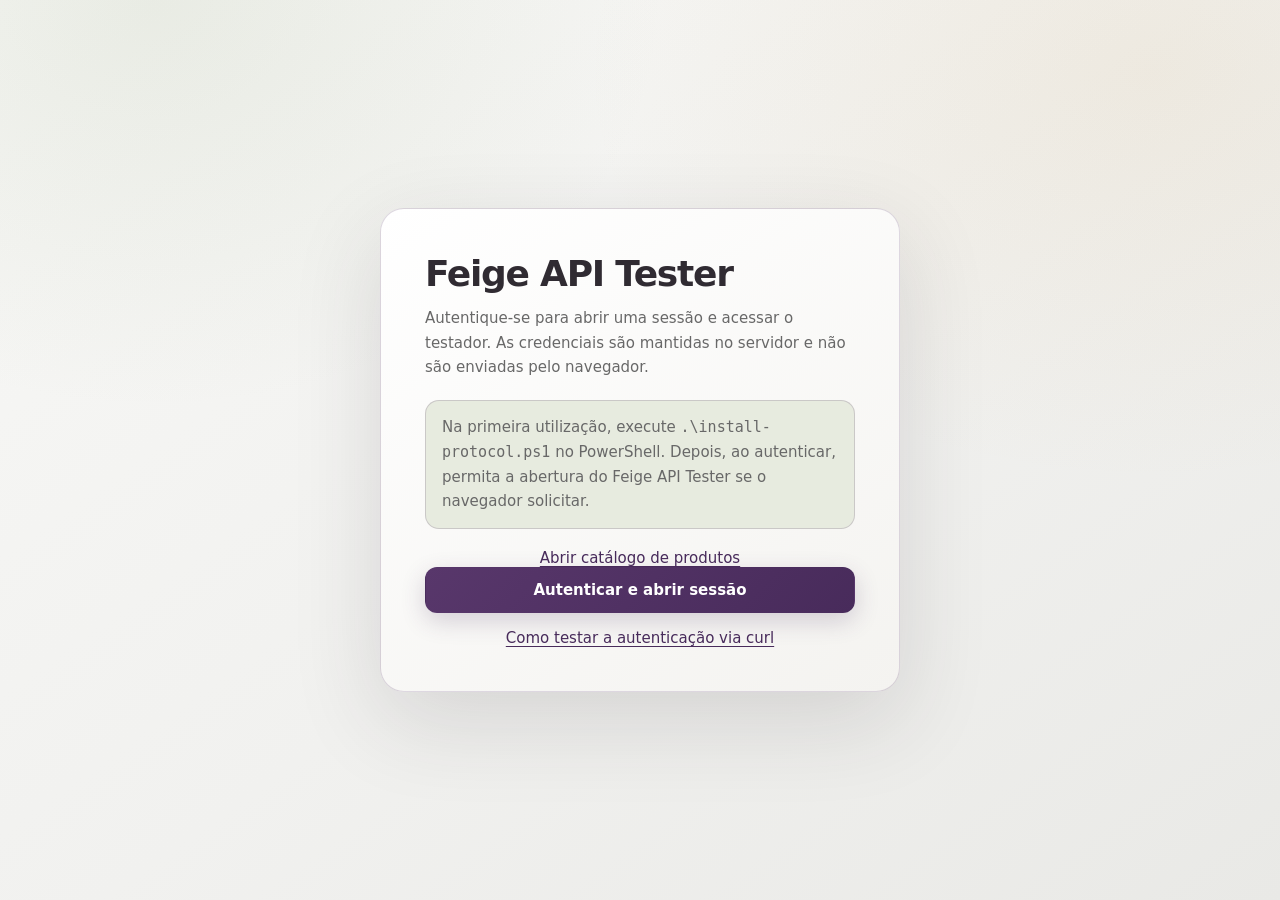
<file: index.html>
<!DOCTYPE html>
<html lang="pt-BR">
  <head>
    <meta charset="UTF-8" />
    <meta name="viewport" content="width=device-width, initial-scale=1.0" />
    <meta name="theme-color" content="#f1f1ef" />
    <meta name="description" content="Autentique-se e envie solicitações para a API Feige." />
    <title>API Tester</title>
    <link rel="stylesheet" href="style.css" />
  </head>
  <body>
    <main id="loginScreen" class="login-screen">
      <form id="loginForm" class="login-card">
        <h1>Feige API Tester</h1>
        <p>Autentique-se para abrir uma sessão e acessar o testador. As credenciais são mantidas no servidor e não são enviadas pelo navegador.</p>
        <p class="auth-test-note">Na primeira utilização, execute <code>.\install-protocol.ps1</code> no PowerShell. Depois, ao autenticar, permita a abertura do Feige API Tester se o navegador solicitar.</p>
        <a class="test-page-link" href="products.html">Abrir catálogo de produtos</a>

        <p id="loginError" class="login-error" role="alert" hidden></p>
        <button id="loginBtn" type="submit" class="primary">Autenticar e abrir sessão</button>
        <a class="test-page-link" href="auth-test.html">Como testar a autenticação via curl</a>
      </form>
    </main>

    <div id="appShell" class="app-shell" hidden>
      <aside class="sidebar">
        <h1>Feige API Tester</h1>
        <a class="sidebar-link" href="monitor.html">Abrir monitoração</a>
        <a class="sidebar-link" href="products.html">Catálogo de produtos</a>

        <label for="jsonInput">Collection JSON do Postman</label>
        <textarea id="jsonInput" spellcheck="false" placeholder="Cole a collection.json da API..."></textarea>

        <div class="actions-row">
          <label class="upload-btn">
            <input id="fileInput" type="file" accept="application/json" />
            Carregar JSON
          </label>
          <button id="loadSampleBtn" type="button" class="secondary">Collection Feige</button>
        </div>

        <button id="parseBtn" type="button" class="primary">Carregar endpoints</button>

        <div class="summary-box">
          <h2>Resumo</h2>
          <p id="configSummary">Nenhum arquivo carregado.</p>
        </div>

        <div class="summary-box variables-box">
          <h2>Variáveis</h2>
          <textarea id="variablesInput" class="code-box variables-box-text" spellcheck="false" placeholder='{"baseUrl":"https://...","token":"..."}'></textarea>
        </div>
      </aside>

      <main class="main-panel">
        <section class="toolbar">
          <label for="baseUrlInput">Base URL</label>
          <input id="baseUrlInput" type="text" value="https://veda.figeth.com/api/luobo-machine-api" placeholder="https://veda.figeth.com/api/luobo-machine-api" />

          <label for="endpointSelect">Endpoint</label>
          <select id="endpointSelect"></select>

          <a class="test-page-link" href="monitor.html">Abrir painel de monitoração</a>
          <button id="sendRequestBtn" type="button" class="primary">Enviar requisição</button>
          <button id="logoutBtn" type="button" class="secondary">Encerrar sessão</button>
        </section>

        <section class="request-panel">
          <div class="request-meta">
            <label for="methodInput">Método</label>
            <select id="methodInput">
              <option value="GET">GET</option>
              <option value="POST">POST</option>
              <option value="PUT">PUT</option>
              <option value="PATCH">PATCH</option>
              <option value="DELETE">DELETE</option>
            </select>

            <label for="pathInput">Path</label>
            <input id="pathInput" type="text" placeholder="/usuarios" />
          </div>

          <div class="grid-two">
            <div>
              <label for="headersInput">Headers (JSON)</label>
              <textarea id="headersInput" class="code-box" spellcheck="false" placeholder='{"Authorization":"Bearer token"}'></textarea>
            </div>
            <div>
              <label for="bodyInput">Body (JSON)</label>
              <textarea id="bodyInput" class="code-box" spellcheck="false" placeholder='{"nome":"João"}'></textarea>
            </div>
          </div>
        </section>

        <section class="response-panel">
          <div class="status-bar">
            <h2>Resposta</h2>
            <span id="statusBadge" class="status-badge idle">Aguardando</span>
          </div>
          <a id="viewResponseBtn" class="response-view-link" href="response-view.html" hidden>Visualizar em HTML</a>
          <pre id="responseOutput">{}</pre>
        </section>
      </main>
    </div>

    <script src="app.js"></script>
  </body>
</html>
</file>
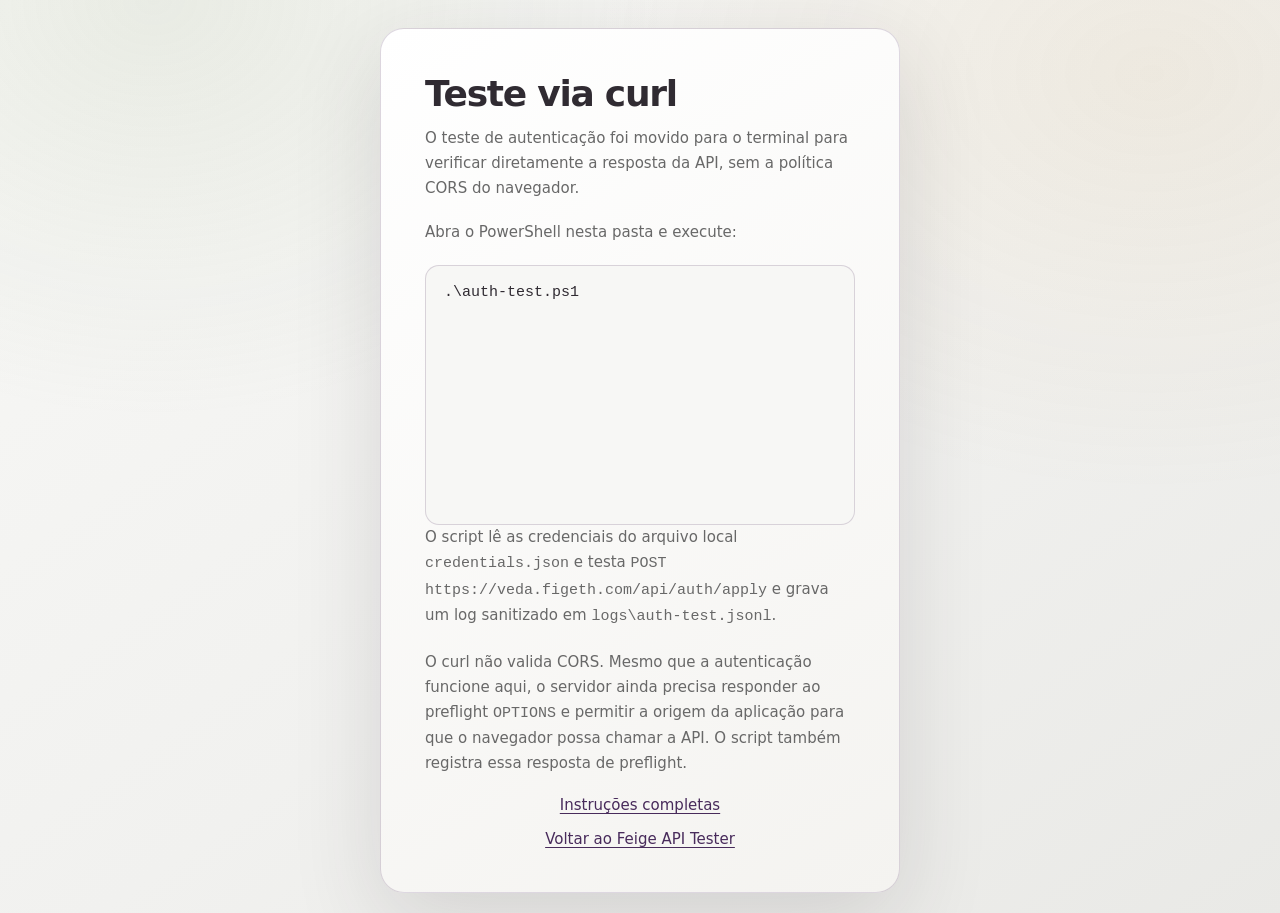
<file: auth-test.html>
<!DOCTYPE html>
<html lang="pt-BR">
  <head>
    <meta charset="UTF-8" />
    <meta name="viewport" content="width=device-width, initial-scale=1.0" />
    <meta name="theme-color" content="#f1f1ef" />
    <meta name="description" content="Instruções para testar a autenticação da API Feige pelo PowerShell." />
    <title>Teste de autenticação via curl</title>
    <link rel="stylesheet" href="style.css" />
  </head>
  <body>
    <main class="login-screen">
      <section class="login-card">
        <h1>Teste via curl</h1>
        <p>
          O teste de autenticação foi movido para o terminal para verificar diretamente a resposta
          da API, sem a política CORS do navegador.
        </p>
        <p>Abra o PowerShell nesta pasta e execute:</p>
        <pre class="auth-test-log">.\auth-test.ps1</pre>
        <p>
          O script lê as credenciais do arquivo local <code>credentials.json</code> e testa
          <code>POST https://veda.figeth.com/api/auth/apply</code> e grava um log sanitizado em
          <code>logs\auth-test.jsonl</code>.
        </p>
        <p>
          O curl não valida CORS. Mesmo que a autenticação funcione aqui, o servidor ainda precisa
          responder ao preflight <code>OPTIONS</code> e permitir a origem da aplicação para que o
          navegador possa chamar a API. O script também registra essa resposta de preflight.
        </p>
        <a class="test-page-link" href="README.md">Instruções completas</a>
        <a class="test-page-link" href="index.html">Voltar ao Feige API Tester</a>
      </section>
    </main>
  </body>
</html>
</file>
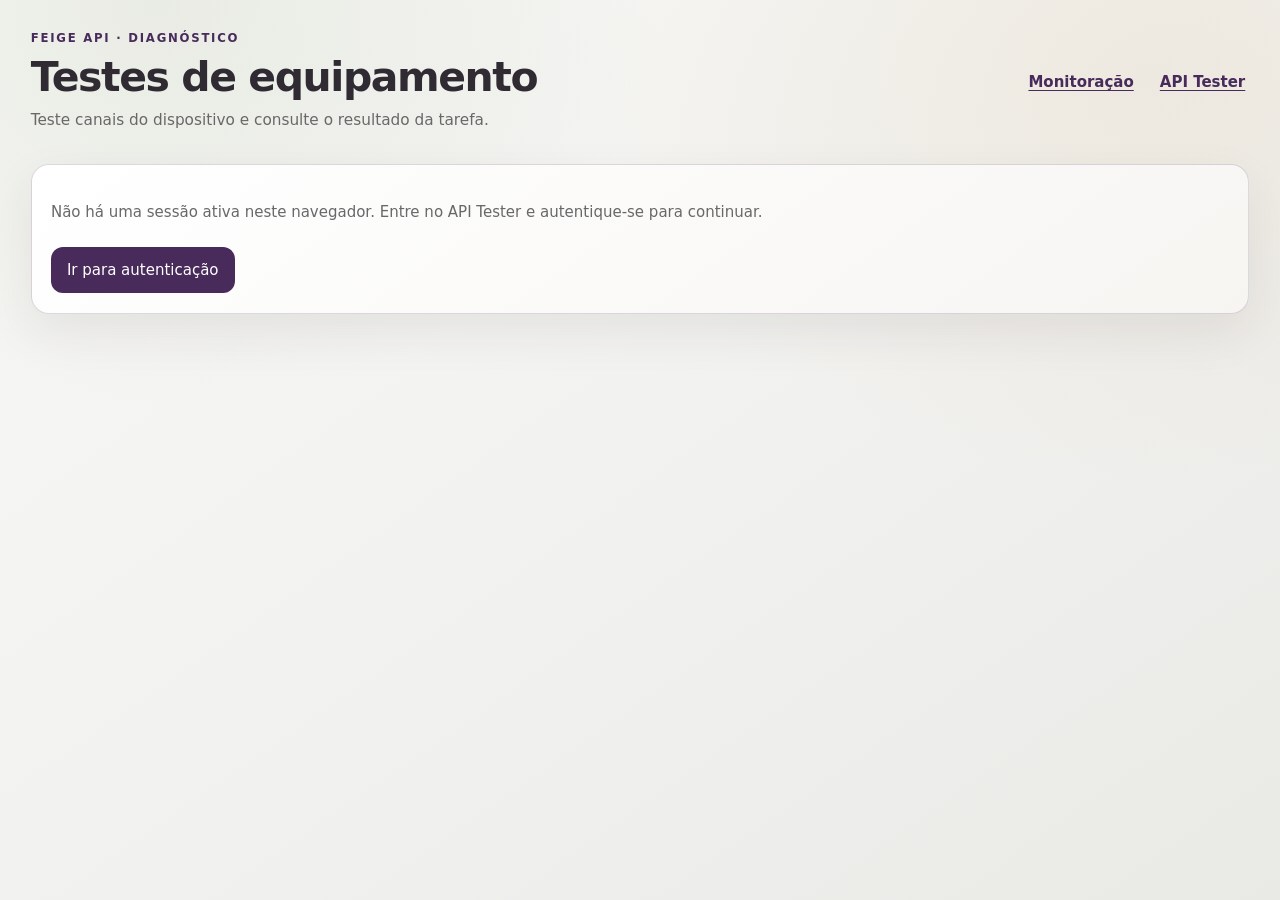
<file: monitor-tests.html>
<!DOCTYPE html>
<html lang="pt-BR">
  <head>
    <meta charset="UTF-8" />
    <meta name="viewport" content="width=device-width, initial-scale=1.0" />
    <meta name="theme-color" content="#f1f1ef" />
    <meta name="description" content="Execute testes de canais e consulte resultados dos equipamentos Feige." />
    <title>Testes de equipamento Feige</title>
    <link rel="stylesheet" href="style.css" />
    <link rel="stylesheet" href="monitor.css" />
  </head>
  <body>
    <main class="monitor-page">
      <header class="monitor-header">
        <div>
          <p class="monitor-eyebrow">FEIGE API · DIAGNÓSTICO</p>
          <h1>Testes de equipamento</h1>
          <p class="monitor-subtitle">Teste canais do dispositivo e consulte o resultado da tarefa.</p>
        </div>
        <nav class="monitor-nav" aria-label="Navegação">
          <a href="monitor.html">Monitoração</a>
          <a href="index.html">API Tester</a>
        </nav>
      </header>

      <section id="loginNotice" class="monitor-notice" hidden>
        <p>Não há uma sessão ativa neste navegador. Entre no API Tester e autentique-se para continuar.</p>
        <a class="monitor-button" href="index.html">Ir para autenticação</a>
      </section>

      <div id="testsContent">
        <section class="monitor-panel">
          <div class="monitor-section-heading">
            <div>
              <h2>Testar canais</h2>
              <p>Informe o ID do dispositivo e um ou mais IDs de inventário/canais.</p>
            </div>
          </div>
          <p class="tool-warning">
            O teste pode acionar fisicamente o equipamento. Confira o dispositivo e os canais antes de continuar.
          </p>
          <form id="channelTestForm">
            <div class="test-form-grid">
              <div>
                <label for="deviceIdInput">ID do dispositivo</label>
                <input id="deviceIdInput" type="text" autocomplete="off" required />
              </div>
              <div>
                <label for="channelIdsInput">IDs dos canais</label>
                <textarea id="channelIdsInput" rows="4" placeholder="Um ID por linha ou separados por vírgula" required></textarea>
              </div>
            </div>
            <div class="tool-actions">
              <button id="runChannelTestBtn" class="primary" type="submit">Executar teste de canais</button>
              <span id="channelTestStatus" class="monitor-status" role="status">Aguardando.</span>
            </div>
          </form>
          <pre id="channelTestOutput" class="monitor-output">{}</pre>
        </section>

        <section class="monitor-panel">
          <div class="monitor-section-heading">
            <div>
              <h2>Consultar resultado</h2>
              <p>Use o ID da tarefa retornado pelo teste de canais.</p>
            </div>
          </div>
          <form id="channelResultForm" class="test-result-form">
            <div>
              <label for="taskIdInput">ID da tarefa</label>
              <input id="taskIdInput" type="text" autocomplete="off" required />
            </div>
            <button id="getChannelResultBtn" class="primary" type="submit">Consultar resultado</button>
          </form>
          <p id="channelResultStatus" class="monitor-status" role="status">Aguardando.</p>
          <pre id="channelResultOutput" class="monitor-output">{}</pre>
        </section>
      </div>
    </main>
    <script src="monitor-tests.js"></script>
  </body>
</html>
</file>
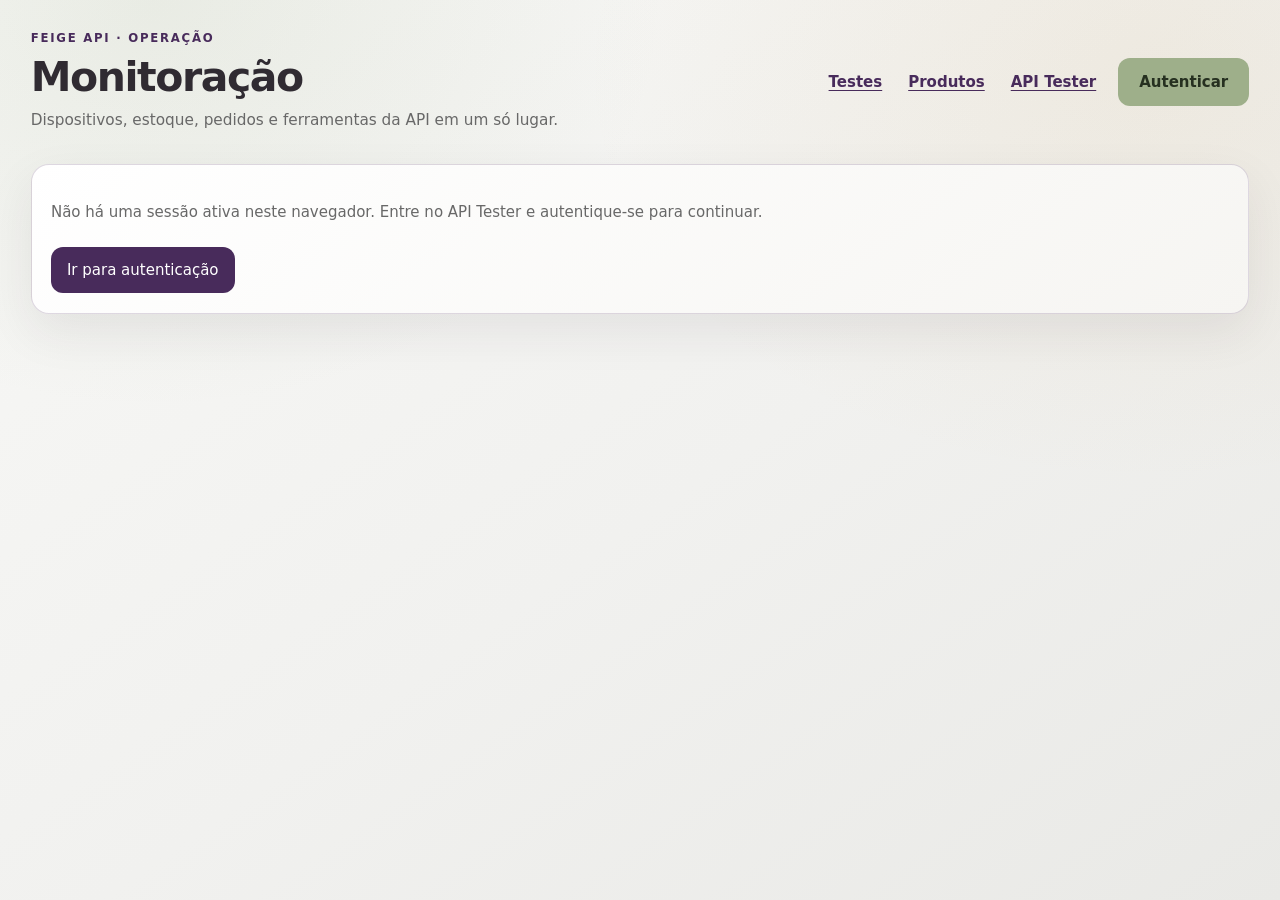
<file: monitor.html>
<!DOCTYPE html>
<html lang="pt-BR">
  <head>
    <meta charset="UTF-8" />
    <meta name="viewport" content="width=device-width, initial-scale=1.0" />
    <meta name="theme-color" content="#f1f1ef" />
    <meta name="description" content="Monitore dispositivos e operações da API Feige." />
    <title>Monitoração Feige</title>
    <link rel="stylesheet" href="style.css" />
    <link rel="stylesheet" href="monitor.css" />
  </head>
  <body>
    <main class="monitor-page">
      <header class="monitor-header">
        <div>
          <p class="monitor-eyebrow">FEIGE API · OPERAÇÃO</p>
          <h1>Monitoração</h1>
          <p class="monitor-subtitle">Dispositivos, estoque, pedidos e ferramentas da API em um só lugar.</p>
        </div>
        <nav class="monitor-nav" aria-label="Navegação">
          <a href="monitor-tests.html">Testes</a>
          <a href="products.html">Produtos</a>
          <a href="index.html">API Tester</a>
          <button id="refreshDevicesBtn" class="secondary" type="button">Autenticar</button>
        </nav>
      </header>

      <section id="loginNotice" class="monitor-notice" hidden>
        <p>Não há uma sessão ativa neste navegador. Entre no API Tester e autentique-se para continuar.</p>
        <a class="monitor-button" href="index.html">Ir para autenticação</a>
      </section>

      <div id="monitorContent">
        <section class="monitor-panel replenishment-panel" aria-labelledby="replenishmentTitle">
          <div class="monitor-section-heading">
            <div>
              <p class="monitor-eyebrow">RELATÓRIO DE ESTOQUE</p>
              <h2 id="replenishmentTitle">Relatório de reposição</h2>
              <p>Selecione uma máquina para consultar a quantidade máxima, o estoque atual por mola/canaleta e quanto falta para completar cada canal.</p>
            </div>
          </div>
          <section class="stock-alarm-panel" aria-labelledby="stockAlarmTitle">
            <div class="stock-alarm-heading">
              <div>
                <h3 id="stockAlarmTitle">Alarme de estoque baixo</h3>
                <p>Máquinas com produto cadastrado e até 5 unidades disponíveis em alguma canaleta.</p>
              </div>
              <button id="refreshStockAlarmBtn" class="secondary" type="button">Verificar todas as máquinas</button>
            </div>
            <p id="stockAlarmStatus" class="monitor-status" role="status">Aguardando verificação.</p>
            <div id="stockAlarmResults" class="monitor-table-wrap" aria-live="polite">
              <p class="result-placeholder">Os alarmes serão exibidos aqui.</p>
            </div>
          </section>
          <div class="replenishment-select-row">
            <label for="replenishmentDeviceSelect">Máquina (nome / ID)
              <select id="replenishmentDeviceSelect" disabled>
                <option value="">Carregando dispositivos...</option>
              </select>
            </label>
            <button id="refreshReplenishmentBtn" class="secondary" type="button" disabled>Atualizar relatório</button>
            <button id="printReplenishmentBtn" class="secondary" type="button" disabled>Imprimir / salvar PDF</button>
          </div>
          <p id="replenishmentStatus" class="monitor-status" role="status">Aguardando autenticação.</p>
          <dl id="replenishmentMachineDetails" class="replenishment-machine-details" hidden></dl>
          <div id="replenishmentReport" class="result-table-wrap" aria-live="polite">
            <p class="result-placeholder">Selecione uma máquina para gerar o relatório.</p>
          </div>
        </section>

        <section class="monitor-panel dispense-panel" aria-labelledby="dispenseTitle">
          <div class="monitor-section-heading">
            <div>
              <p class="monitor-eyebrow">AÇÃO FÍSICA</p>
              <h2 id="dispenseTitle">Dispensar produto</h2>
              <p>Selecione o equipamento, carregue os canais e marque o(s) produto(s) que deseja dispensar.</p>
            </div>
          </div>
          <div class="dispense-form">
            <label for="vendDeviceSelect">1. Equipamento</label>
            <div class="dispense-device-row">
              <select id="vendDeviceSelect" disabled>
                <option value="">Carregando dispositivos...</option>
              </select>
              <button id="loadVendChannelsBtn" class="secondary" type="button" disabled>Carregar canais</button>
            </div>

            <div class="dispense-channels-heading">
              <h3>2. Canais disponíveis</h3>
              <div class="dispense-channel-actions">
                <button id="selectAllVendChannelsBtn" class="secondary" type="button" disabled>Selecionar todos</button>
                <button id="clearVendChannelsBtn" class="secondary" type="button" disabled>Limpar seleção</button>
              </div>
            </div>
            <p id="vendChannelStatus" class="monitor-status" role="status">Selecione um equipamento e carregue os canais.</p>
            <div id="vendChannelList" class="dispense-channel-list" role="group" aria-label="Canais para dispensação">
              <p class="dispense-empty">Os canais serão exibidos aqui.</p>
            </div>

            <div class="dispense-submit-row">
              <button id="runVendBtn" class="primary" type="button" disabled>Dispensar produto selecionado</button>
              <span id="vendStatus" class="monitor-status" role="status">Aguardando seleção.</span>
            </div>
          </div>
          <section id="vendOutput" class="monitor-output" aria-live="polite">
            <p class="result-placeholder">O resultado e o ID da tarefa aparecerão aqui após a solicitação.</p>
          </section>
        </section>

        <section class="monitor-panel sales-panel" aria-labelledby="salesTitle">
          <div class="monitor-section-heading">
            <div>
              <p class="monitor-eyebrow">RELATÓRIO AUTOMÁTICO</p>
              <h2 id="salesTitle">Relatório de vendas</h2>
              <p>As 10 vendas mais recentes sem limite de data e vendas detalhadas por período. Datas e horários são apresentados em GMT−3; timestamps sem fuso são interpretados como horário da China continental (UTC+8). Atualização automática a cada 5 minutos.</p>
            </div>
            <button id="refreshSalesBtn" class="secondary sales-refresh" type="button">Atualizar agora</button>
          </div>
          <p id="salesStatus" class="monitor-status" role="status">Aguardando autenticação.</p>
          <div class="sales-period-filter">
            <label for="salesStartDate">Data inicial
              <input id="salesStartDate" type="date" />
            </label>
            <label for="salesEndDate">Data final
              <input id="salesEndDate" type="date" />
            </label>
            <button id="applySalesPeriodBtn" class="primary" type="button">Buscar período</button>
          </div>
          <div class="sales-summary" aria-label="Resumo das vendas">
            <article class="sales-summary-card">
              <span>Pedidos no período</span>
              <strong id="salesTotal">—</strong>
            </article>
            <article class="sales-summary-card">
              <span>Pagamentos concluídos</span>
              <strong id="salesPaid">—</strong>
            </article>
            <article class="sales-summary-card">
              <span>Reembolsados</span>
              <strong id="salesRefunded">—</strong>
            </article>
            <article class="sales-summary-card">
              <span>Máquinas com vendas</span>
              <strong id="salesDevices">—</strong>
            </article>
          </div>
          <section class="sales-group" aria-labelledby="latestSalesTitle" aria-live="polite">
            <h3 id="latestSalesTitle">10 vendas mais recentes</h3>
            <div id="latestSalesList" class="sales-list">
              <p class="sales-empty">As vendas mais recentes aparecerão aqui.</p>
            </div>
          </section>
          <section class="sales-group" aria-labelledby="periodSalesTitle" aria-live="polite">
            <h3 id="periodSalesTitle">Vendas no período selecionado</h3>
            <div id="periodSalesList" class="sales-list">
              <p class="sales-empty">Selecione o período e busque as vendas.</p>
            </div>
          </section>
        </section>

        <section class="monitor-metrics" aria-label="Resumo dos dispositivos">
          <article class="metric-card">
            <span>Dispositivos nesta página</span>
            <strong id="deviceCount">—</strong>
          </article>
          <article class="metric-card metric-online">
            <span>Online</span>
            <strong id="onlineCount">—</strong>
          </article>
          <article class="metric-card metric-offline">
            <span>Offline</span>
            <strong id="offlineCount">—</strong>
          </article>
          <article class="metric-card">
            <span>Última atualização</span>
            <strong id="lastUpdated">—</strong>
          </article>
        </section>

        <section class="monitor-panel">
          <div class="monitor-section-heading">
            <div>
              <h2>Dispositivos</h2>
              <p>Estado reportado pela API. Selecione uma ação para abrir estoque ou consultar a porta.</p>
            </div>
            <label class="refresh-setting" for="refreshInterval">
              Atualização automática
              <select id="refreshInterval">
                <option value="0">Desativada</option>
                <option value="30">A cada 30 s</option>
                <option value="60">A cada 60 s</option>
              </select>
            </label>
          </div>
          <p id="deviceStatus" class="monitor-status" role="status">Aguardando autenticação.</p>
          <div class="device-pagination">
            <button id="previousPageBtn" class="secondary" type="button" disabled>Anterior</button>
            <span id="devicePageLabel">Página 1</span>
            <button id="nextPageBtn" class="secondary" type="button" disabled>Próxima</button>
          </div>
          <div class="monitor-table-wrap">
            <table class="monitor-table">
              <thead>
                <tr>
                  <th>Dispositivo</th>
                  <th>ID</th>
                  <th>Estado</th>
                  <th>4G / Wi-Fi</th>
                  <th>Versão</th>
                  <th>Ações</th>
                </tr>
              </thead>
              <tbody id="deviceRows">
                <tr><td colspan="6" class="empty-state">Autentique-se e atualize a lista.</td></tr>
              </tbody>
            </table>
          </div>
        </section>

        <section class="monitor-panel tools-panel">
          <div class="monitor-section-heading">
            <div>
              <h2>Ferramentas da API</h2>
              <p>Operações documentadas de dispositivos, estoque, produtos, pedidos e cupons.</p>
            </div>
          </div>
          <div class="tool-grid">
            <div>
              <label for="toolSelect">Operação</label>
              <select id="toolSelect"></select>
              <p id="toolDescription" class="tool-description"></p>
              <p id="toolWarning" class="tool-warning" hidden></p>
            </div>
            <div>
              <label for="queryInput">Parâmetros de URL (JSON, editável)</label>
              <textarea id="queryInput" class="code-box tool-code" spellcheck="false" placeholder='{"deviceId":"123"}'></textarea>
            </div>
            <div>
              <label for="bodyInput">Corpo JSON</label>
              <textarea id="bodyInput" class="code-box tool-code" spellcheck="false"></textarea>
            </div>
          </div>
          <div class="tool-actions">
            <button id="runToolBtn" class="primary" type="button">Executar operação</button>
            <span id="toolStatus" class="monitor-status" role="status">Aguardando.</span>
          </div>
          <section id="toolOutput" class="monitor-output" aria-live="polite">
            <p class="result-placeholder">Os resultados das operações aparecerão aqui.</p>
          </section>
        </section>

        <aside class="monitor-note">
          <strong>Ações operacionais:</strong> reposição, teste de canal, dispensação, controle de porta e geração de cupons
          alteram dados ou acionam equipamentos; revise os parâmetros antes de confirmar.
          O callback de pedidos é uma integração recebida pelo seu servidor, não uma chamada iniciada por esta página.
        </aside>

        <section class="monitor-panel abc-panel" aria-labelledby="abcTitle">
          <div class="monitor-section-heading">
            <div>
              <p class="monitor-eyebrow">ANÁLISE DE VENDAS</p>
              <h2 id="abcTitle">Curva ABC de vendas · últimos 30 dias</h2>
              <p>Classificação por faturamento dos produtos em pedidos com pagamento concluído. A: aproximadamente 80% do faturamento acumulado; B: até 95%; C: restante.</p>
            </div>
            <button id="refreshAbcBtn" class="secondary sales-refresh" type="button">Atualizar curva ABC</button>
          </div>
          <p id="abcStatus" class="monitor-status" role="status">Aguardando autenticação.</p>
          <div class="sales-summary abc-summary" aria-label="Resumo da curva ABC">
            <article class="sales-summary-card">
              <span>Pedidos pagos analisados</span>
              <strong id="abcOrderCount">—</strong>
            </article>
            <article class="sales-summary-card">
              <span>Faturamento no período</span>
              <strong id="abcRevenueTotal">—</strong>
            </article>
            <article class="sales-summary-card">
              <span>Produtos analisados</span>
              <strong id="abcProductCount">—</strong>
            </article>
          </div>
          <div id="abcReport" class="result-table-wrap" aria-live="polite">
            <p class="result-placeholder">A curva ABC aparecerá aqui após a consulta.</p>
          </div>
          <section class="abc-chart-section" aria-labelledby="abcChartTitle">
            <h3 id="abcChartTitle">Gráfico da curva ABC</h3>
            <p class="abc-chart-description">Barras mostram o faturamento por produto; a linha mostra o percentual acumulado. Passe o cursor sobre uma barra para ver os detalhes.</p>
            <div class="abc-chart-legend" aria-label="Legenda do gráfico">
              <span><i class="abc-legend-a"></i>Classe A</span>
              <span><i class="abc-legend-b"></i>Classe B</span>
              <span><i class="abc-legend-c"></i>Classe C</span>
              <span><i class="abc-legend-line"></i>Faturamento acumulado</span>
            </div>
            <div id="abcChart" class="abc-chart-wrap" role="group" aria-label="Gráfico de Pareto da curva ABC">
              <p class="result-placeholder">O gráfico será exibido após a consulta.</p>
            </div>
          </section>
        </section>

        <section class="monitor-panel purchase-attempts-panel" aria-labelledby="purchaseAttemptsTitle">
          <div class="monitor-section-heading">
            <div>
              <p class="monitor-eyebrow">ACOMPANHAMENTO DE PEDIDOS</p>
              <h2 id="purchaseAttemptsTitle">Todas as tentativas de compra · últimos 30 dias</h2>
              <p>Pedidos retornados pela API nos últimos 30 dias, independentemente do status. A Feige documenta 2 como pagamento concluído e 3 como reembolsado; o significado dos demais códigos deve ser confirmado. Tentativas que não geram pedido não aparecem nesta lista.</p>
            </div>
            <button id="refreshPurchaseAttemptsBtn" class="secondary sales-refresh" type="button">Atualizar tentativas</button>
          </div>
          <p id="purchaseAttemptsStatus" class="monitor-status" role="status">Aguardando autenticação.</p>
          <div class="sales-summary purchase-attempts-summary" aria-label="Resumo das tentativas de compra">
            <article class="sales-summary-card">
              <span>Pedidos retornados</span>
              <strong id="purchaseAttemptsCount">—</strong>
            </article>
          </div>
          <div id="purchaseAttemptsList" class="result-table-wrap" aria-live="polite">
            <p class="result-placeholder">As tentativas aparecerão aqui após a consulta.</p>
          </div>
        </section>
      </div>

      <dialog id="inventoryDialog" class="inventory-dialog" aria-labelledby="inventoryTitle">
        <div class="inventory-dialog-shell">
          <header class="inventory-dialog-header">
            <div>
              <p class="monitor-eyebrow">VISÃO DE ESTOQUE</p>
              <h2 id="inventoryTitle">Estoque do dispositivo</h2>
              <p id="inventoryDeviceLabel" class="inventory-device-label"></p>
            </div>
            <button id="closeInventoryBtn" class="secondary inventory-close" type="button" aria-label="Fechar estoque">Fechar</button>
          </header>
          <p id="inventoryStatus" class="monitor-status" role="status">Aguardando consulta.</p>
          <div id="inventorySummary" class="inventory-summary" hidden>
            <article class="inventory-summary-card">
              <span>Canais listados</span>
              <strong id="inventoryListedCount">0</strong>
            </article>
            <article class="inventory-summary-card">
              <span>Unidades disponíveis</span>
              <strong id="inventoryCurrentTotal">0</strong>
            </article>
            <article class="inventory-summary-card">
              <span>Capacidade total</span>
              <strong id="inventoryCapacityTotal">0</strong>
            </article>
          </div>
          <div id="inventoryCards" class="inventory-grid"></div>
        </div>
      </dialog>
    </main>
    <script src="monitor.js"></script>
  </body>
</html>
</file>
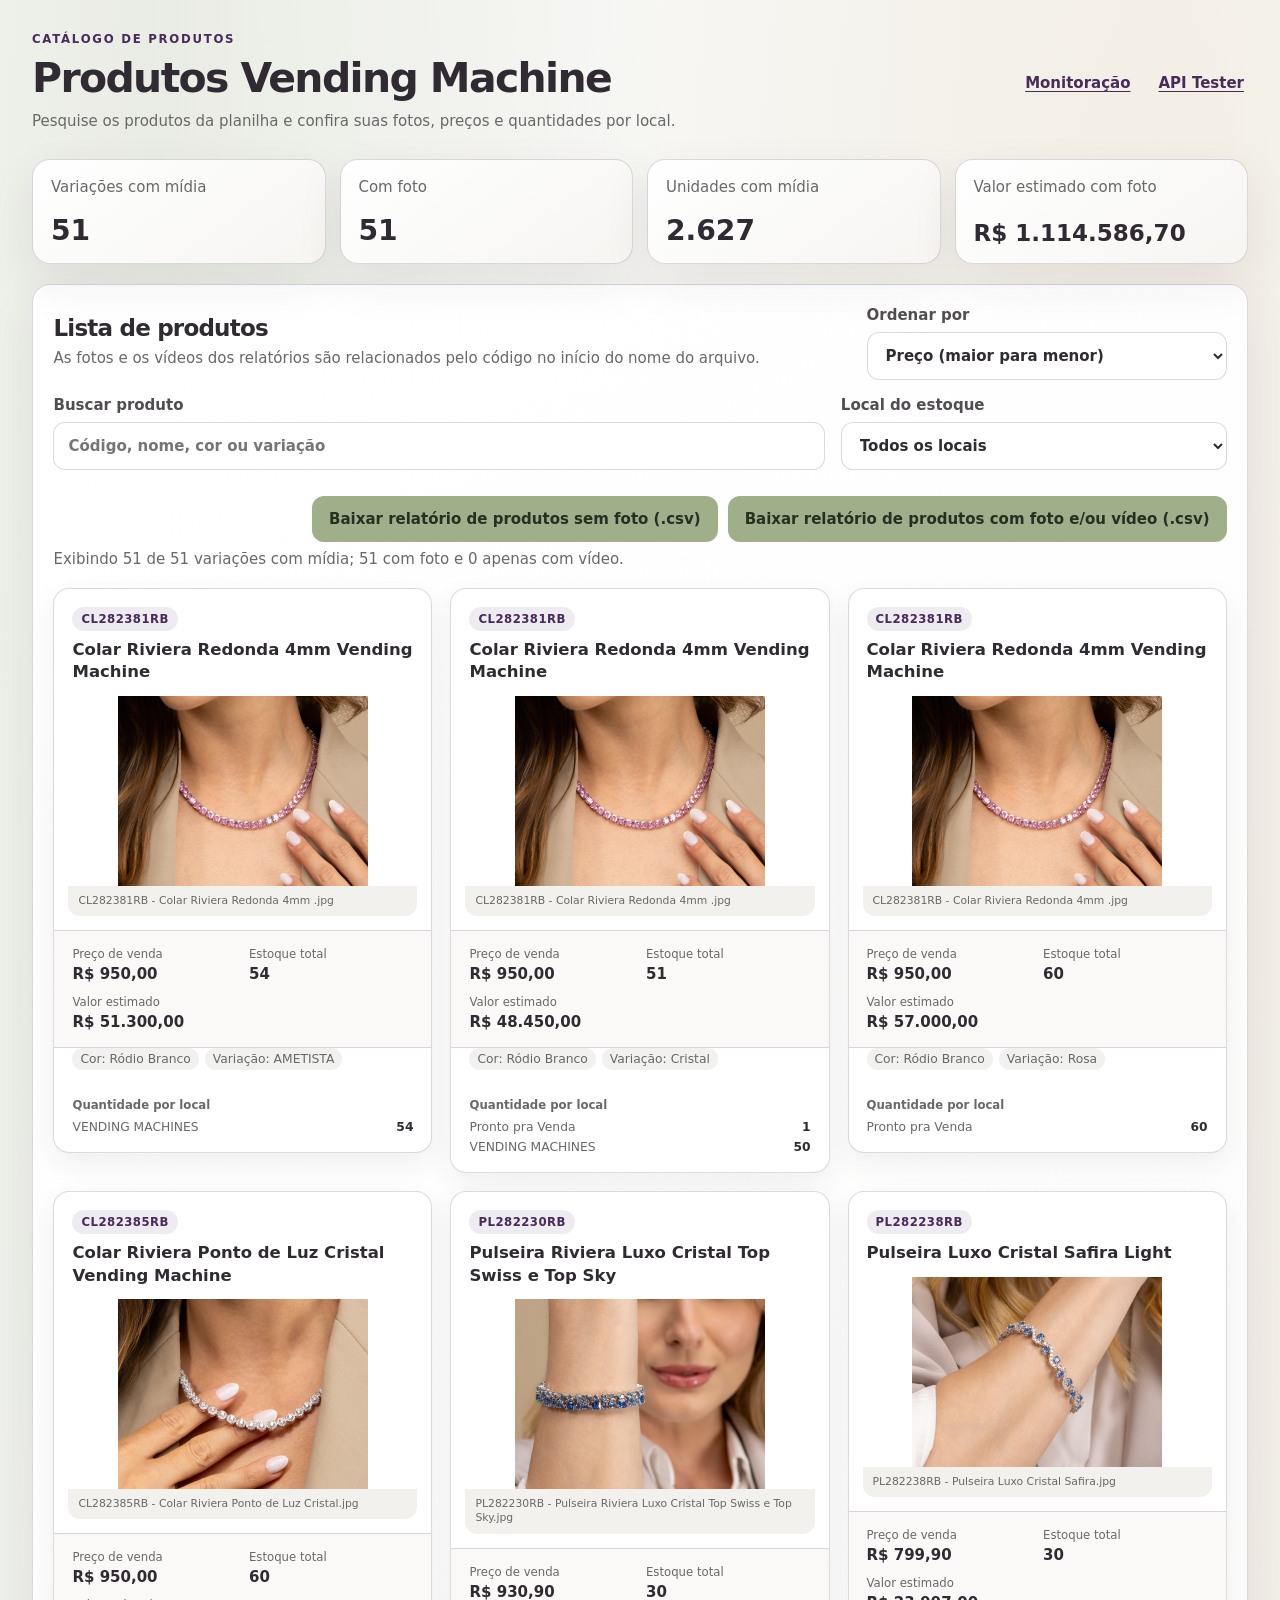
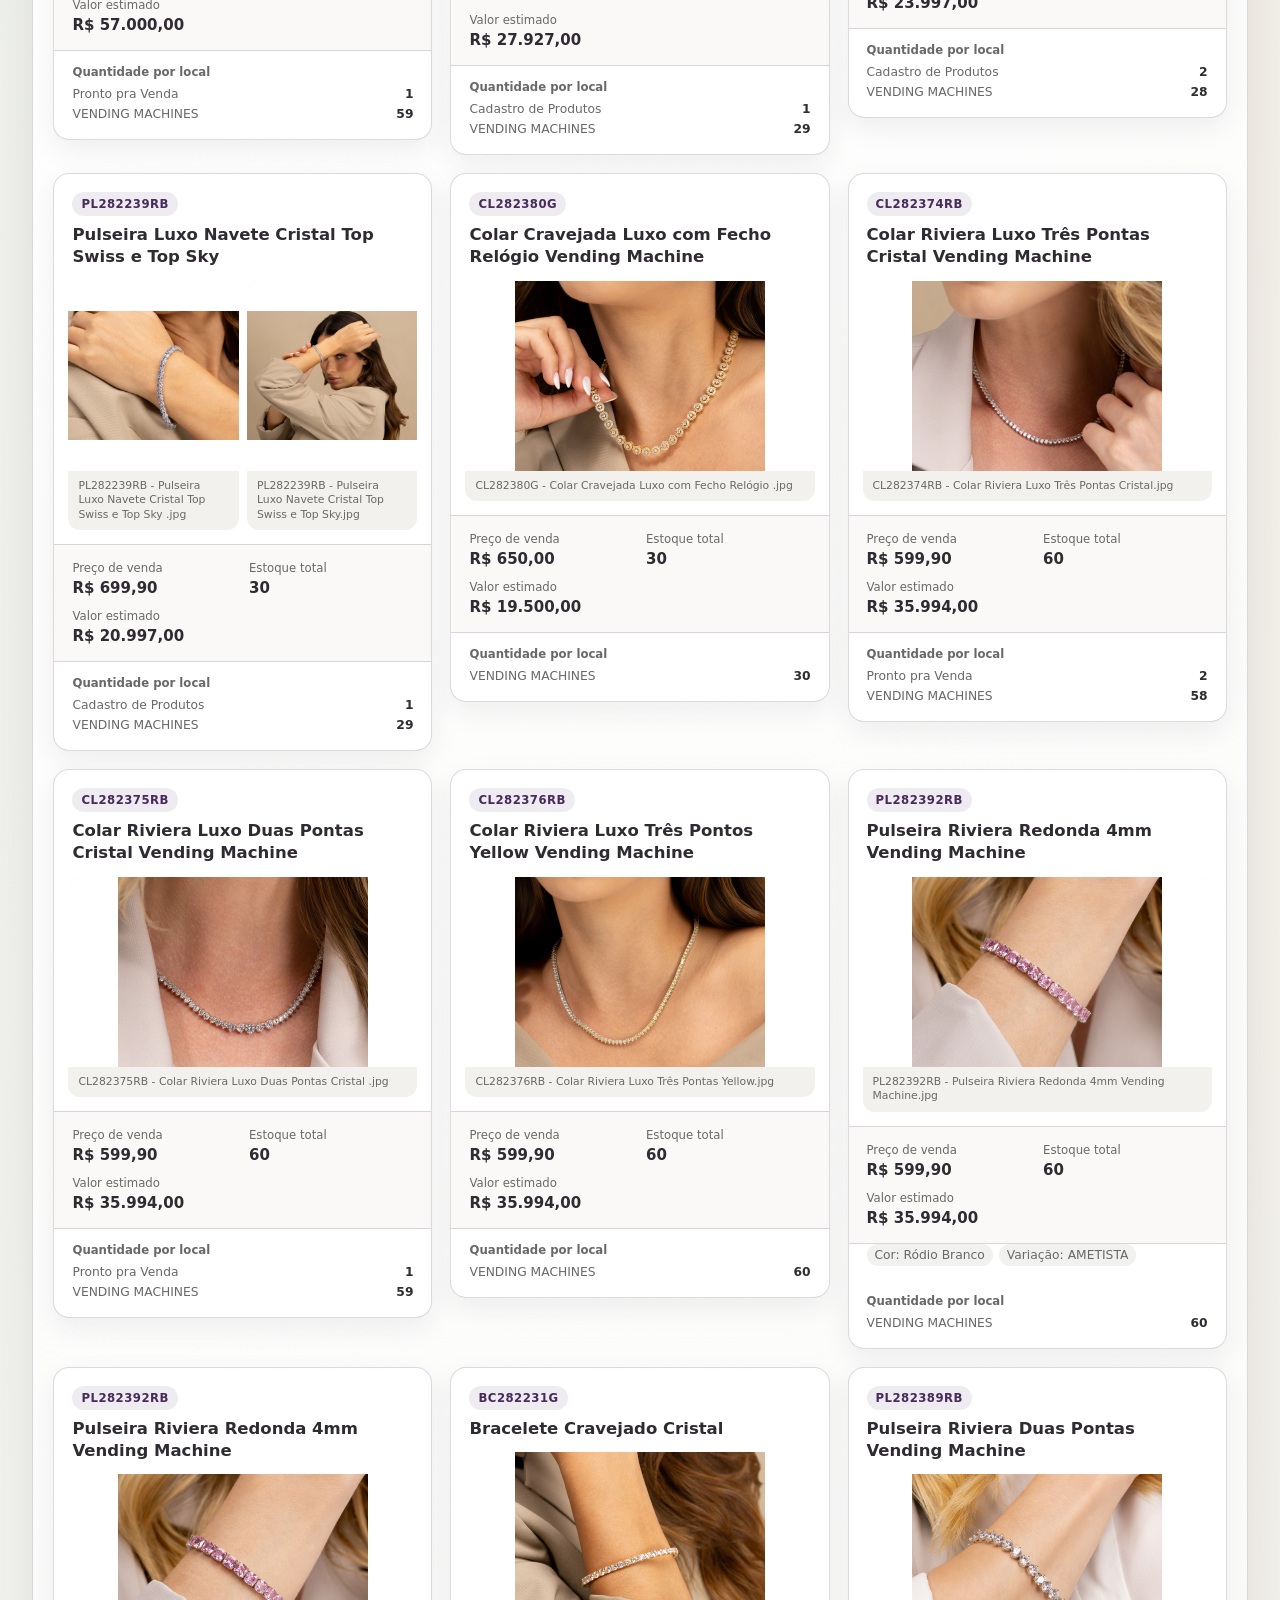
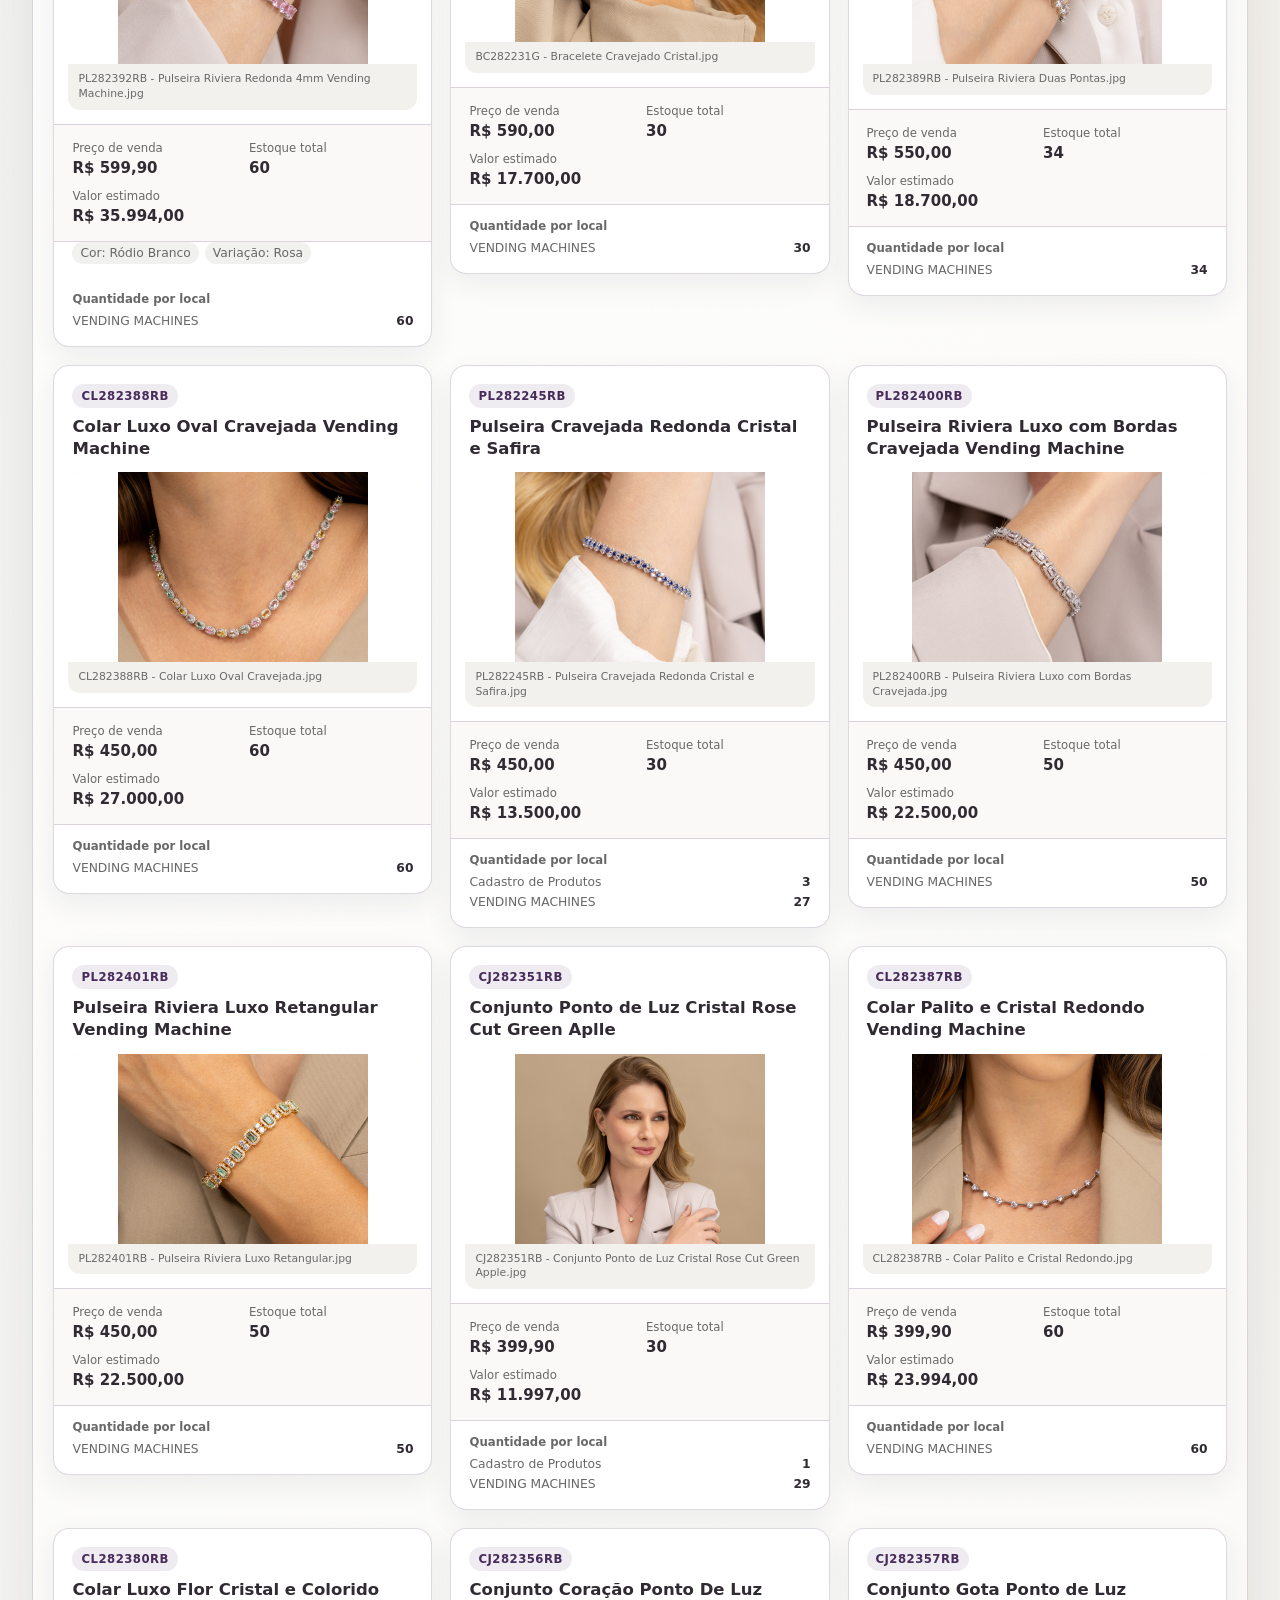
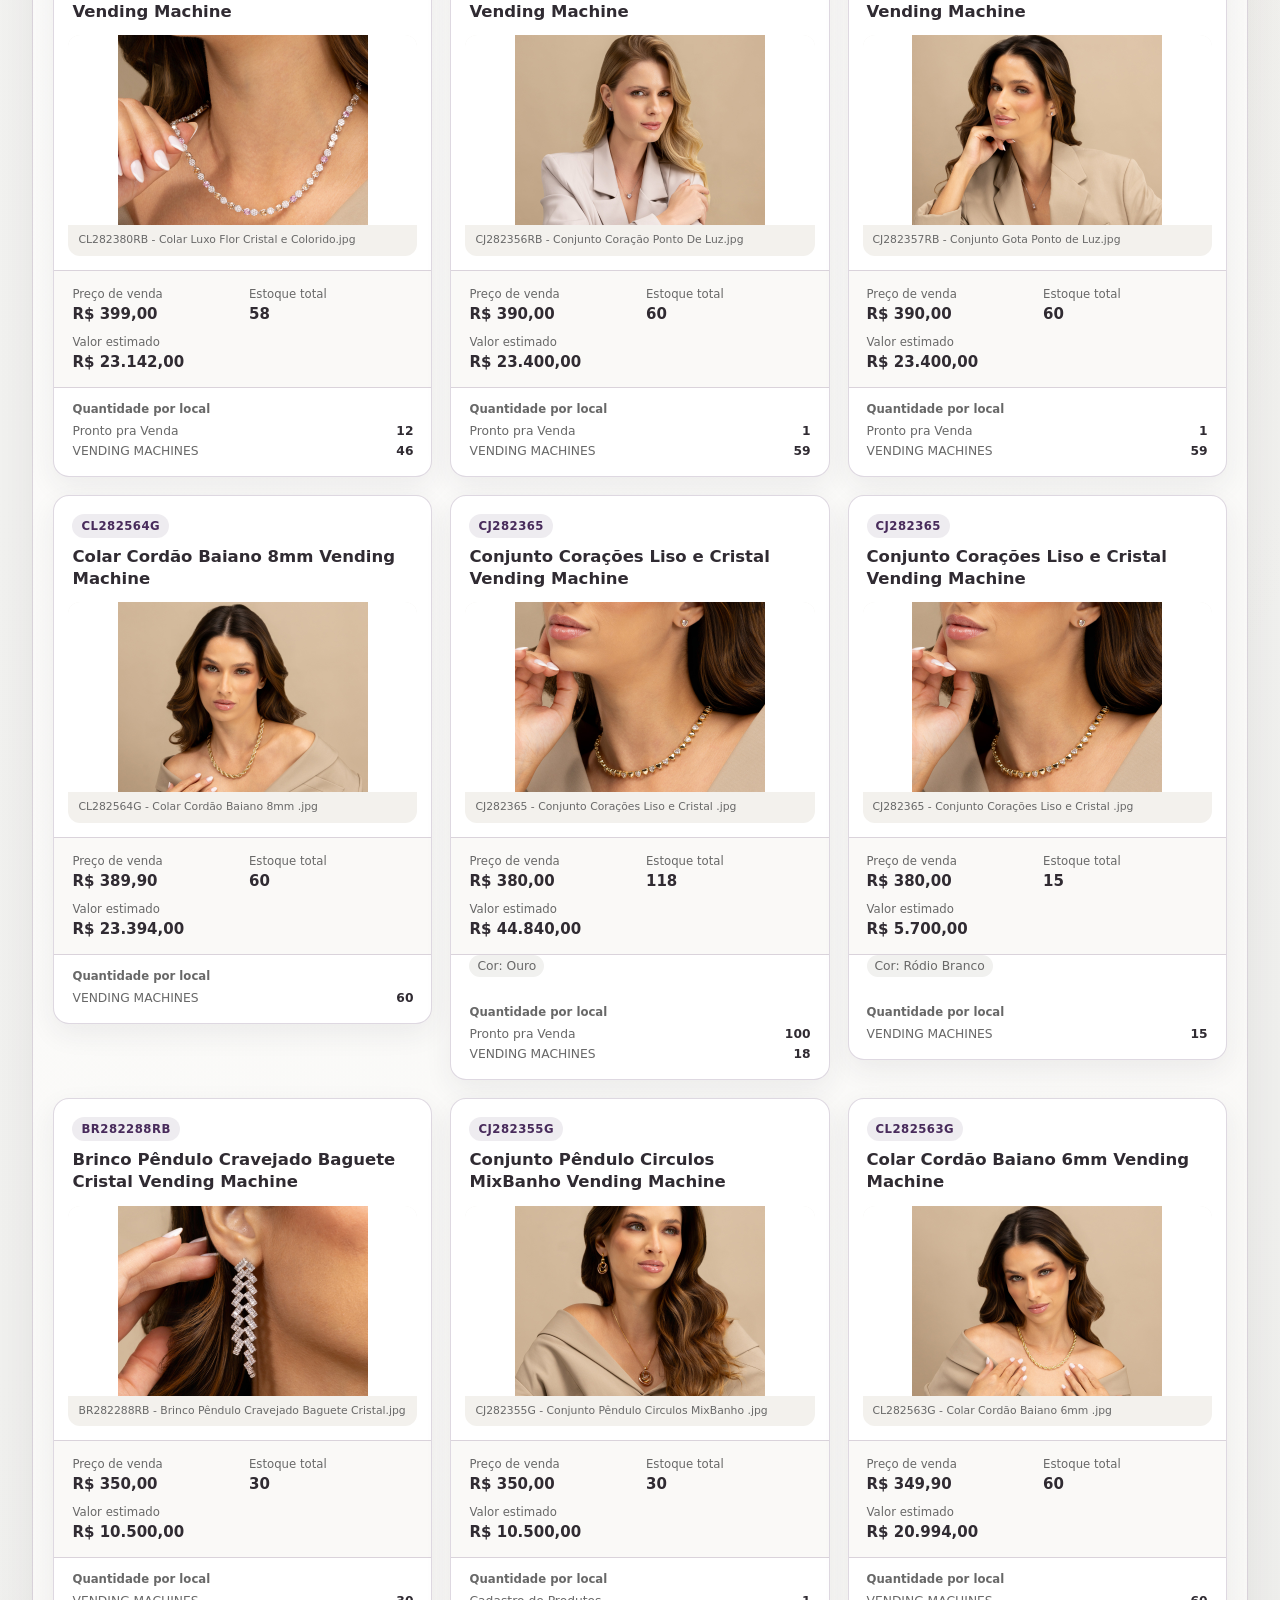
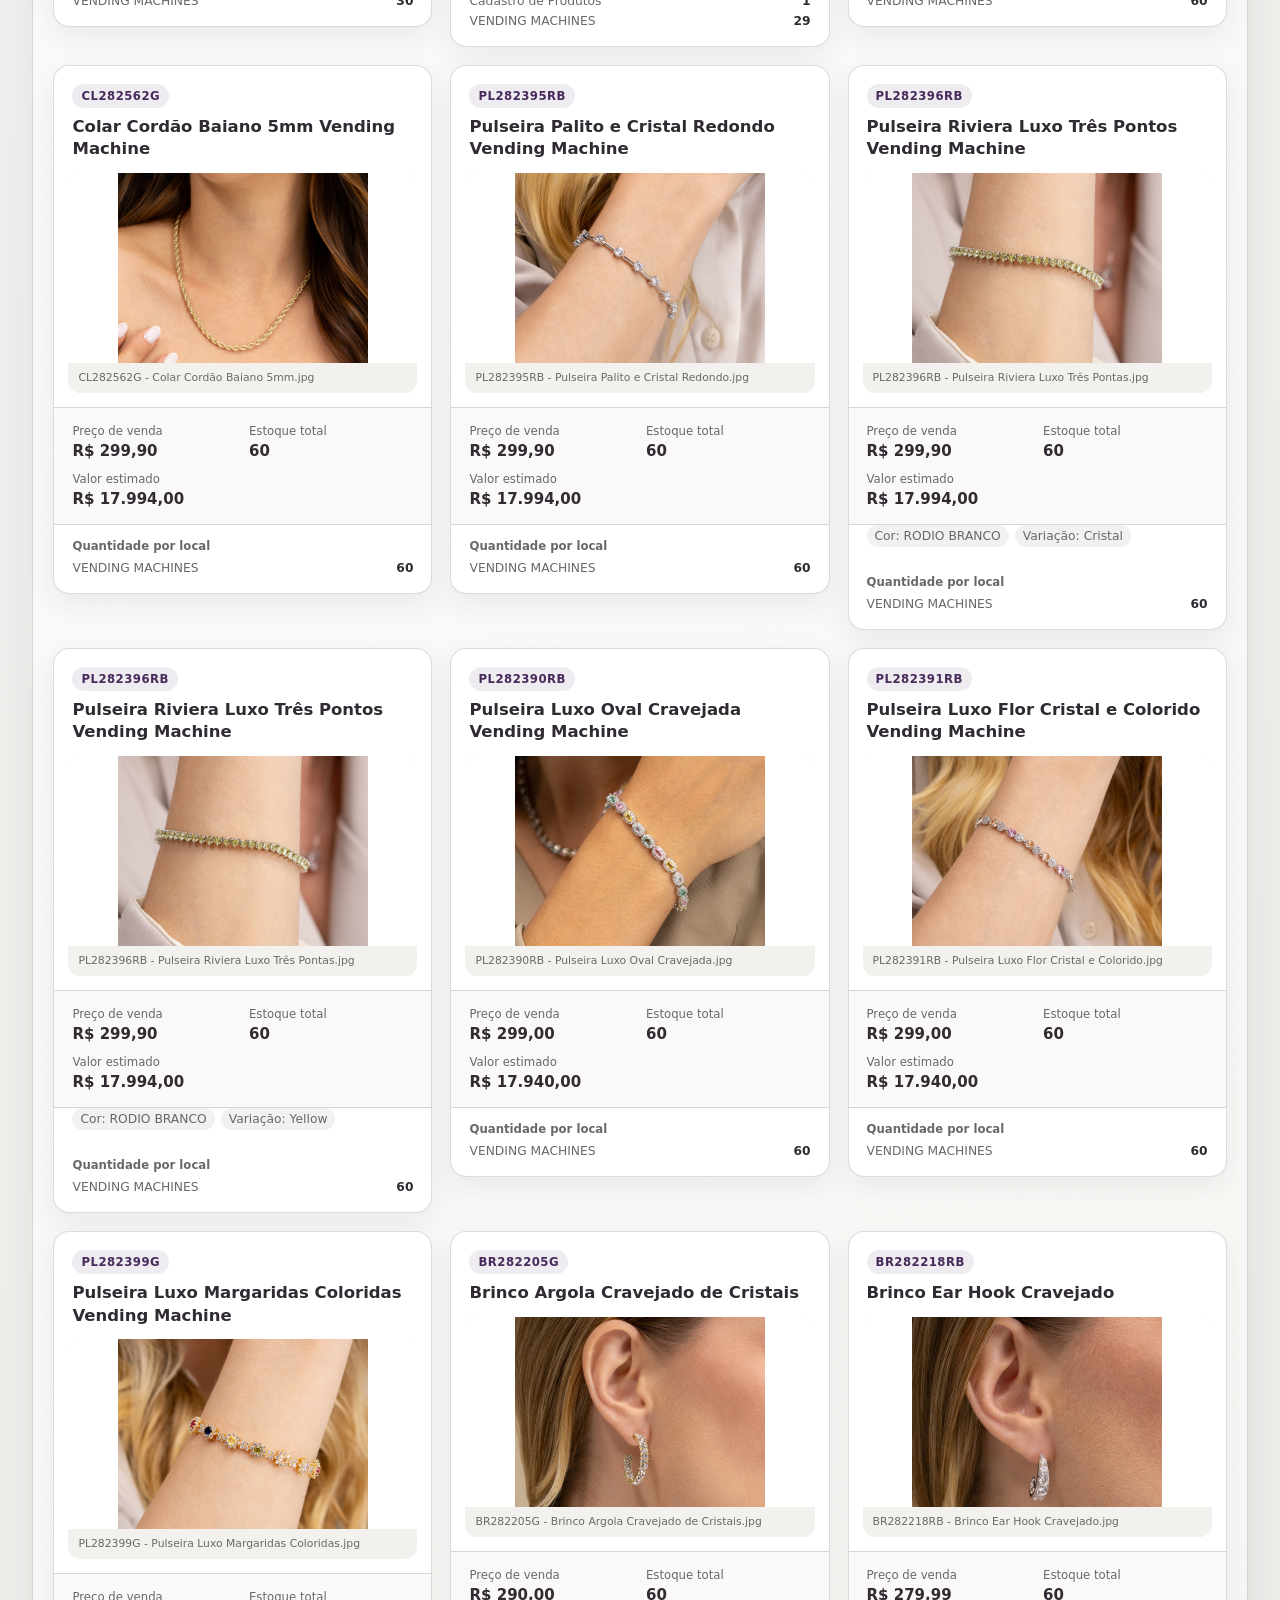
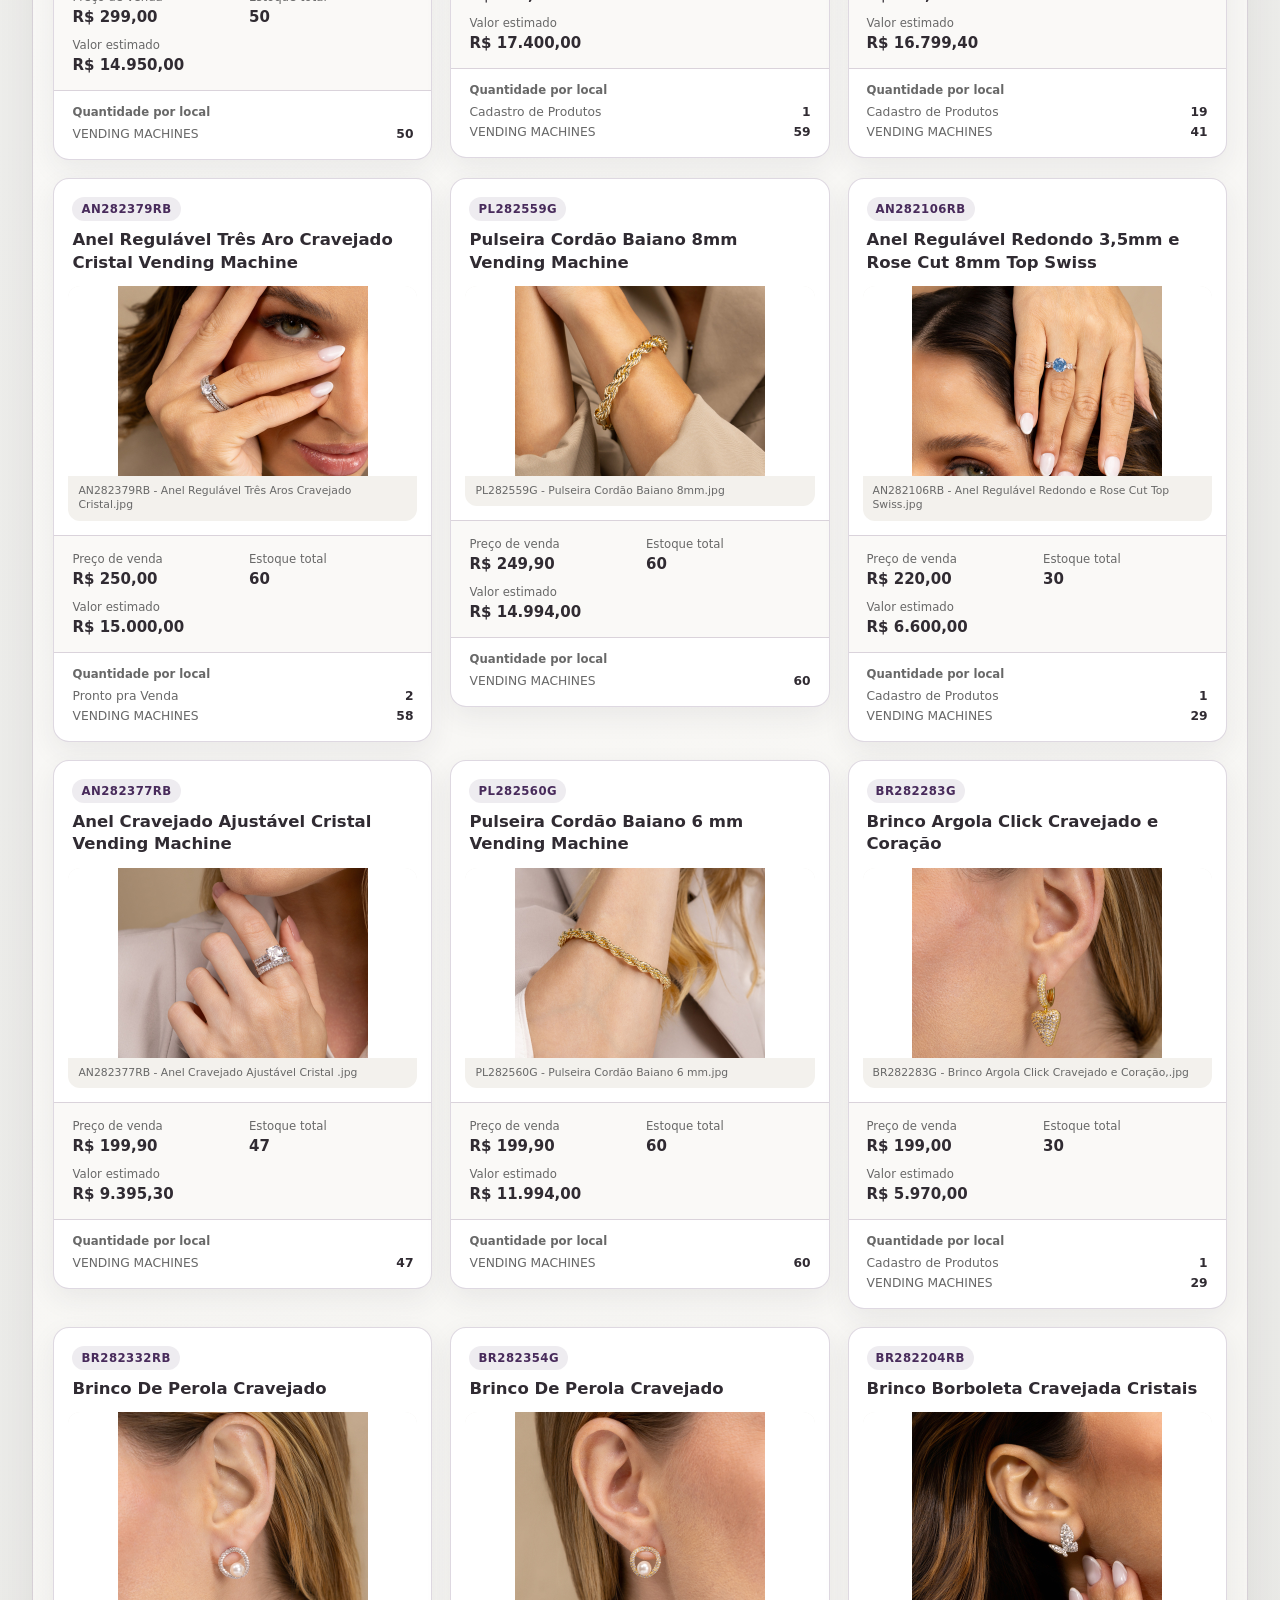
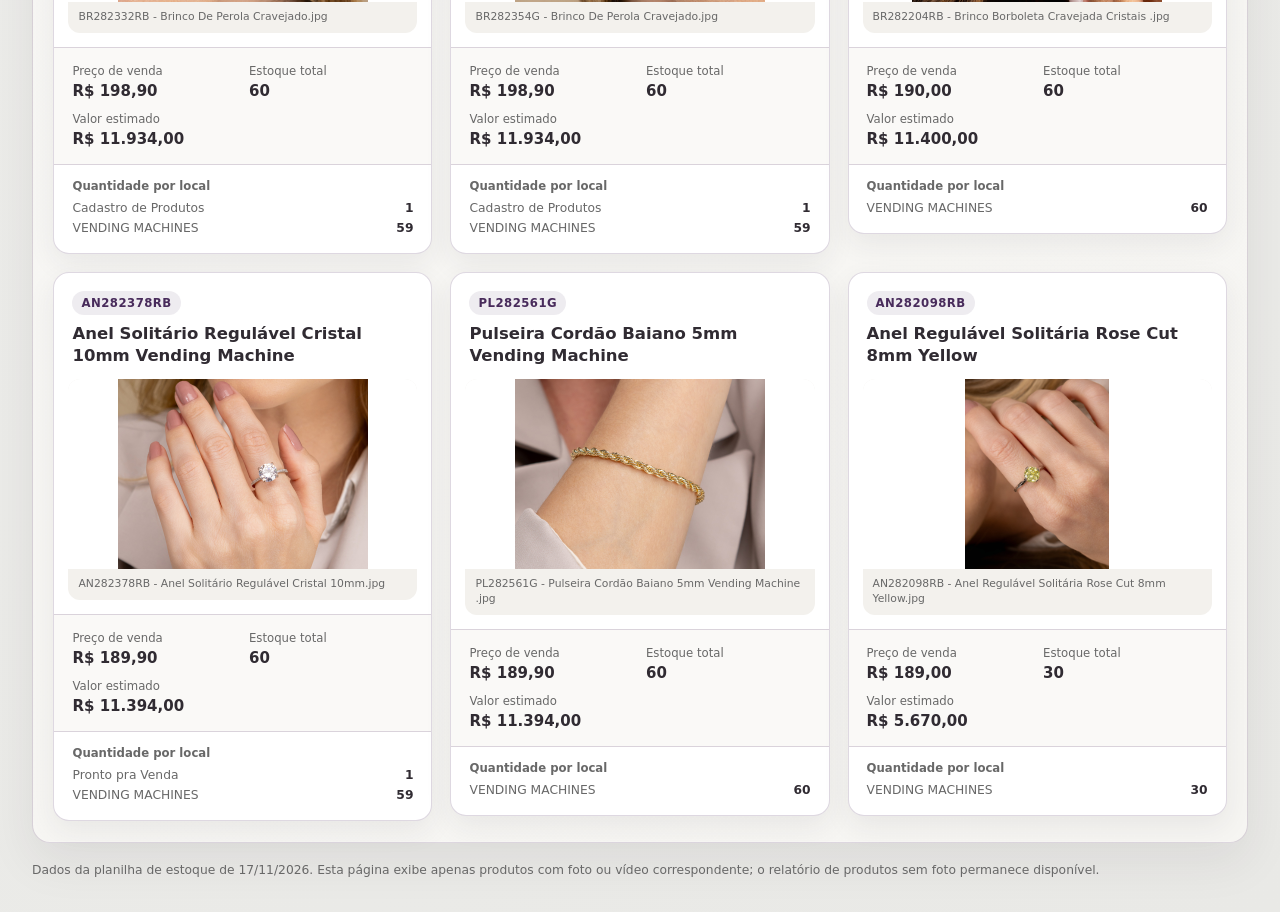
<file: products.html>
<!DOCTYPE html>
<html lang="pt-BR">
  <head>
    <meta charset="UTF-8" />
    <meta name="viewport" content="width=device-width, initial-scale=1.0" />
    <meta name="theme-color" content="#f1f1ef" />
    <meta name="description" content="Consulte os produtos da Vending Machine, com estoque, preços e mídias associadas pelo código." />
    <title>Catálogo de produtos | Feige</title>
    <link rel="stylesheet" href="style.css" />
    <link rel="stylesheet" href="products.css" />
  </head>
  <body>
    <main class="product-page">
      <header class="product-header">
        <div>
          <p class="product-eyebrow">CATÁLOGO DE PRODUTOS</p>
          <h1>Produtos Vending Machine</h1>
          <p class="product-subtitle">Pesquise os produtos da planilha e confira suas fotos, preços e quantidades por local.</p>
        </div>
        <nav class="product-nav" aria-label="Navegação">
          <a href="monitor.html">Monitoração</a>
          <a href="index.html">API Tester</a>
        </nav>
      </header>

      <section class="product-summary" aria-label="Resumo do catálogo">
        <div class="product-summary-card">
          <span>Variações com mídia</span>
          <strong id="catalogProductCount">—</strong>
        </div>
        <div class="product-summary-card">
          <span>Com foto</span>
          <strong id="catalogPhotoCount">—</strong>
        </div>
        <div class="product-summary-card">
          <span>Unidades com mídia</span>
          <strong id="catalogUnitCount">—</strong>
        </div>
        <div class="product-summary-card product-summary-value">
          <span>Valor estimado com foto</span>
          <strong id="catalogPhotoEstimatedValue">—</strong>
        </div>
      </section>

      <section class="product-catalog" aria-labelledby="catalogTitle">
        <div class="product-catalog-heading">
          <div>
            <h2 id="catalogTitle">Lista de produtos</h2>
            <p>As fotos e os vídeos dos relatórios são relacionados pelo código no início do nome do arquivo.</p>
          </div>
          <label class="product-sort-control" for="productSort">Ordenar por
            <select id="productSort">
              <option value="price">Preço (maior para menor)</option>
              <option value="quantity">Quantidade em estoque (maior para menor)</option>
              <option value="estimatedValue">Valor estimado (maior para menor)</option>
            </select>
          </label>
        </div>
        <div class="product-filters">
          <label for="productSearch">Buscar produto
            <input id="productSearch" type="search" placeholder="Código, nome, cor ou variação" autocomplete="off" />
          </label>
          <label for="productLocation">Local do estoque
            <select id="productLocation">
              <option value="">Todos os locais</option>
            </select>
          </label>
        </div>
        <div class="product-report-actions">
          <button id="downloadNoPhotoReport" class="secondary" type="button" disabled>
            Baixar relatório de produtos sem foto (.csv)
          </button>
          <button id="downloadWithMediaReport" class="secondary" type="button" disabled>
            Baixar relatório de produtos com foto e/ou vídeo (.csv)
          </button>
        </div>
        <p id="catalogStatus" class="catalog-status" role="status" aria-live="polite">Carregando produtos...</p>
        <div id="productGrid" class="product-grid" aria-live="polite"></div>
      </section>

      <footer class="product-footer">
        Dados da planilha de estoque de 17/11/2026. Esta página exibe apenas produtos com foto ou vídeo correspondente; o relatório de produtos sem foto permanece disponível.
      </footer>
    </main>
    <script src="products.js"></script>
  </body>
</html>
</file>
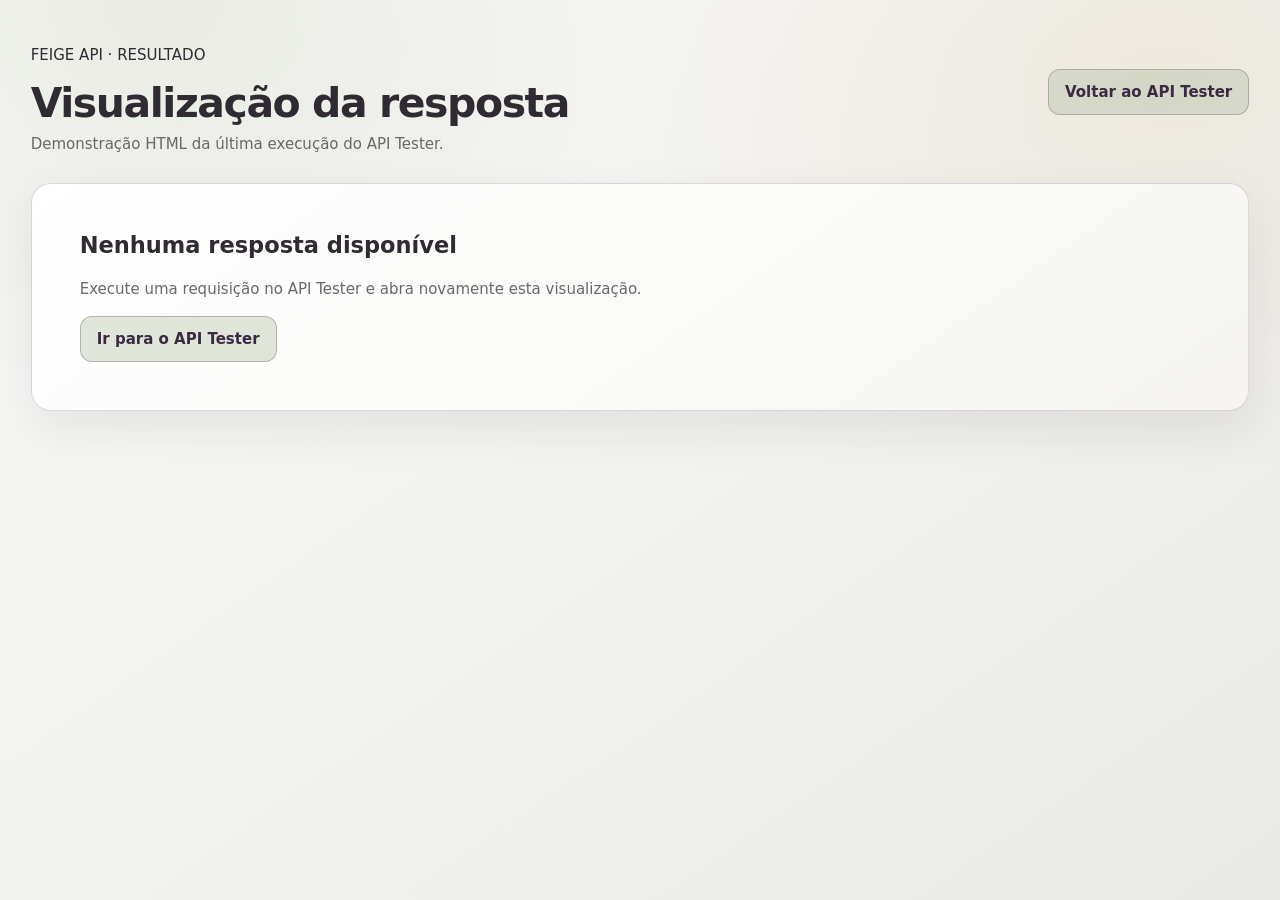
<file: response-view.html>
<!DOCTYPE html>
<html lang="pt-BR">
  <head>
    <meta charset="UTF-8" />
    <meta name="viewport" content="width=device-width, initial-scale=1.0" />
    <meta name="theme-color" content="#f1f1ef" />
    <meta name="description" content="Visualização HTML formatada da resposta mais recente da API." />
    <title>Visualização da resposta · Feige API</title>
    <link rel="stylesheet" href="style.css" />
  </head>
  <body>
    <main class="response-view-page">
      <header class="response-view-header">
        <div>
          <p class="monitor-eyebrow">FEIGE API · RESULTADO</p>
          <h1>Visualização da resposta</h1>
          <p class="response-view-subtitle">Demonstração HTML da última execução do API Tester.</p>
        </div>
        <nav class="response-view-nav" aria-label="Navegação">
          <a class="response-view-back" href="index.html">Voltar ao API Tester</a>
        </nav>
      </header>

      <section id="emptyResponse" class="response-view-empty" hidden>
        <h2>Nenhuma resposta disponível</h2>
        <p>Execute uma requisição no API Tester e abra novamente esta visualização.</p>
        <a class="response-view-back" href="index.html">Ir para o API Tester</a>
      </section>

      <div id="responseContent" hidden>
        <section class="response-summary">
          <div class="response-summary-heading">
            <div>
              <span class="response-kicker">STATUS HTTP</span>
              <strong id="httpStatusValue">—</strong>
            </div>
            <span id="responseOutcome" class="response-outcome">—</span>
          </div>
          <div class="response-meta-grid">
            <div class="response-meta-card">
              <span>Método</span>
              <strong id="responseMethod">—</strong>
            </div>
            <div class="response-meta-card">
              <span>Código da API</span>
              <strong id="responseApiCode">—</strong>
            </div>
            <div class="response-meta-card response-url-card">
              <span>URL</span>
              <strong id="responseUrl">—</strong>
            </div>
          </div>
        </section>

        <section class="response-data-panel">
          <div class="response-data-heading">
            <div>
              <p class="response-kicker">PAYLOAD</p>
              <h2>Dados retornados</h2>
            </div>
            <button id="toggleRawResponse" class="secondary" type="button" aria-expanded="false">
              Ver JSON
            </button>
          </div>
          <div id="responseData" class="response-data"></div>
          <pre id="rawResponse" class="response-raw" hidden></pre>
        </section>
      </div>
    </main>
    <script src="response-view.js"></script>
  </body>
</html>
</file>
<file: style.css>
:root {
  color-scheme: light;
  --bg: #f1f1ef;
  --panel: #ffffff;
  --panel-alt: #e7ebdf;
  --border: rgba(72, 43, 91, 0.18);
  --primary: #482b5b;
  --primary-dark: #382046;
  --secondary: #9eaf8a;
  --text: #302b32;
  --muted: #686868;
  --success: #536a45;
  --error: #a33b45;
  --warning: #8a5d19;
  --pistachio: #9eaf8a;
  --acai: #482b5b;
  --gray: #686868;
  --gold: #c3913d;
  --radius: 18px;
  --page-gutter: clamp(16px, 2.2vw, 40px);
  font-family: Inter, ui-sans-serif, system-ui, -apple-system, BlinkMacSystemFont, "Segoe UI", sans-serif;
  font-size: clamp(15px, 0.95vw, 21px);
  font-synthesis: none;
  text-rendering: optimizeLegibility;
}

* {
  box-sizing: border-box;
}

html {
  min-width: 320px;
  min-height: 100%;
  background: var(--bg);
  scroll-behavior: smooth;
}

body {
  min-width: 320px;
  min-height: 100vh;
  margin: 0;
  background:
    radial-gradient(ellipse at 12% 0%, rgba(158, 175, 138, 0.16), transparent 34rem),
    radial-gradient(ellipse at 90% 8%, rgba(195, 145, 61, 0.09), transparent 38rem),
    linear-gradient(145deg, #f8f8f6 0%, #f1f1ef 54%, #e9e9e6 100%);
  color: var(--text);
}

[hidden] {
  display: none !important;
}

button,
input,
select,
textarea {
  font: inherit;
}

button,
a,
input,
select,
textarea {
  -webkit-tap-highlight-color: transparent;
}

a {
  color: var(--acai);
  text-underline-offset: 0.2em;
}

a:hover {
  color: #754d89;
}

button {
  min-height: 46px;
  border: 1px solid transparent;
  border-radius: 12px;
  cursor: pointer;
  font-weight: 700;
  transition: background-color 160ms ease, border-color 160ms ease, color 160ms ease, transform 160ms ease, box-shadow 160ms ease;
}

button:hover:not(:disabled) {
  transform: translateY(-1px);
}

button:active:not(:disabled) {
  transform: translateY(0);
}

button:disabled {
  cursor: not-allowed;
  opacity: 0.52;
}

button:focus-visible,
a:focus-visible,
input:focus-visible,
select:focus-visible,
textarea:focus-visible {
  outline: 3px solid rgba(72, 43, 91, 0.5);
  outline-offset: 3px;
}

button.primary {
  width: 100%;
  padding: 12px 18px;
  background: linear-gradient(135deg, #58376b, #482b5b);
  box-shadow: 0 8px 24px rgba(72, 43, 91, 0.2);
  color: white;
}

button.primary:hover:not(:disabled) {
  background: linear-gradient(135deg, #69497b, #563669);
  box-shadow: 0 10px 28px rgba(72, 43, 91, 0.28);
}

button.secondary {
  padding: 10px 16px;
  background: var(--pistachio);
  color: #263020;
}

button.secondary:hover:not(:disabled) {
  background: #b2c19f;
}

label {
  display: block;
  margin-bottom: 8px;
  color: #514d52;
  font-weight: 650;
}

input,
select,
textarea {
  width: 100%;
  min-height: 48px;
  margin: 0 0 16px;
  padding: 12px 14px;
  border: 1px solid var(--border);
  border-radius: 12px;
  background: #ffffff;
  color: var(--text);
  transition: border-color 160ms ease, box-shadow 160ms ease, background-color 160ms ease;
}

input::placeholder,
textarea::placeholder {
  color: #777477;
}

input:focus,
select:focus,
textarea:focus {
  border-color: rgba(72, 43, 91, 0.68);
  background: #ffffff;
  box-shadow: 0 0 0 4px rgba(72, 43, 91, 0.12);
  outline: none;
}

textarea {
  min-height: 200px;
  resize: vertical;
}

pre {
  font-family: "Cascadia Code", Consolas, "Courier New", monospace;
}

.login-screen {
  display: grid;
  min-height: 100svh;
  place-items: center;
  padding: var(--page-gutter);
}

.login-card {
  width: min(100%, 520px);
  padding: clamp(24px, 4vw, 44px);
  border: 1px solid var(--border);
  border-radius: 24px;
  background: linear-gradient(150deg, #ffffff, #f4f3f0);
  box-shadow: 0 28px 90px rgba(48, 43, 50, 0.14);
}

.login-card h1 {
  margin: 0 0 12px;
  font-size: clamp(1.7rem, 3vw, 2.4rem);
  letter-spacing: -0.035em;
}

.login-card > p {
  margin: 0 0 20px;
  color: var(--muted);
  line-height: 1.65;
}

.login-card .login-error {
  margin: 0 0 14px;
  color: #a33b45;
}

.test-page-link {
  display: block;
  margin-top: 16px;
  text-align: center;
}

.auth-test-card {
  width: min(100%, 980px);
}

.auth-test-grid {
  display: grid;
  grid-template-columns: repeat(2, minmax(0, 1fr));
  gap: 0 18px;
}

.auth-test-grid .full-width {
  grid-column: 1 / -1;
}

.auth-test-actions {
  display: flex;
  flex-wrap: wrap;
  gap: 12px;
  margin-bottom: 16px;
}

.auth-test-actions button {
  padding: 12px 18px;
}

.auth-test-actions .primary {
  width: auto;
  flex: 1 1 220px;
}

.auth-test-note,
.auth-test-status {
  padding: 14px 16px;
  border: 1px solid var(--border);
  border-radius: 14px;
  background: #e7ebdf;
  line-height: 1.6;
}

.auth-test-status {
  margin: 12px 0;
}

.auth-test-log {
  min-height: 260px;
  max-height: 48vh;
  overflow: auto;
  margin: 0;
  padding: 18px;
  border: 1px solid var(--border);
  border-radius: 14px;
  background: #f7f7f5;
  color: #302b32;
  white-space: pre-wrap;
  overflow-wrap: anywhere;
}

.app-shell {
  display: grid;
  grid-template-columns: minmax(290px, 360px) minmax(0, 1fr);
  min-height: 100vh;
}

.sidebar,
.main-panel {
  min-width: 0;
  padding: var(--page-gutter);
}

.sidebar {
  border-right: 1px solid var(--border);
  background: rgba(232, 232, 228, 0.92);
}

.sidebar h1 {
  margin: 0 0 24px;
  font-size: clamp(1.55rem, 2vw, 2.15rem);
  letter-spacing: -0.035em;
}

.sidebar > textarea {
  min-height: 180px;
}

.variables-box {
  margin-top: 20px;
}

.variables-box-text {
  min-height: 150px;
  margin-bottom: 0;
}

.actions-row {
  display: flex;
  align-items: center;
  gap: 10px;
  margin-bottom: 12px;
}

.actions-row > * {
  min-width: 0;
  flex: 1;
}

.upload-btn {
  position: relative;
  display: inline-flex;
  min-height: 46px;
  align-items: center;
  justify-content: center;
  overflow: hidden;
  padding: 10px 14px;
  border: 1px solid rgba(72, 43, 91, 0.36);
  border-radius: 12px;
  background: rgba(158, 175, 138, 0.22);
  color: var(--acai);
  cursor: pointer;
}

.upload-btn input {
  position: absolute;
  inset: 0;
  width: 100%;
  height: 100%;
  margin: 0;
  opacity: 0;
  cursor: pointer;
}

.summary-box,
.toolbar,
.request-panel,
.response-panel {
  border: 1px solid var(--border);
  border-radius: var(--radius);
  background: var(--panel);
  box-shadow: 0 14px 40px rgba(48, 43, 50, 0.08);
}

.summary-box {
  margin-top: 20px;
  padding: 18px;
}

.summary-box h2 {
  margin: 0 0 8px;
}

.summary-box p {
  margin-bottom: 0;
  color: var(--muted);
  line-height: 1.55;
  overflow-wrap: anywhere;
}

.main-panel {
  display: flex;
  flex-direction: column;
  gap: 18px;
}

.toolbar,
.request-panel,
.response-panel {
  min-width: 0;
  padding: clamp(16px, 1.5vw, 24px);
}

.toolbar {
  display: flex;
  align-items: end;
  gap: 12px;
  flex-wrap: wrap;
}

.toolbar label {
  margin-bottom: 8px;
}

.toolbar #baseUrlInput {
  width: auto;
  min-width: min(280px, 100%);
  flex: 1 1 320px;
}

.toolbar #endpointSelect {
  width: auto;
  min-width: min(240px, 100%);
  flex: 1 1 260px;
}

.toolbar .test-page-link {
  margin: 0 8px 14px;
  white-space: nowrap;
}

.toolbar button {
  margin-bottom: 14px;
}

.toolbar button.primary {
  width: auto;
  flex: 0 1 auto;
}

.request-meta {
  display: grid;
  grid-template-columns: minmax(130px, 0.35fr) minmax(0, 1fr);
  gap: 12px 18px;
  align-items: center;
}

.request-meta label {
  margin-bottom: 16px;
}

.request-meta input,
.request-meta select {
  min-width: 0;
}

.grid-two {
  display: grid;
  grid-template-columns: repeat(2, minmax(0, 1fr));
  gap: 18px;
  margin-top: 8px;
}

.code-box {
  min-height: 220px;
  font-family: "Cascadia Code", Consolas, "Courier New", monospace;
  font-size: 0.9em;
}

.status-bar {
  display: flex;
  align-items: center;
  justify-content: space-between;
  gap: 16px;
  margin-bottom: 12px;
}

.status-bar h2 {
  margin: 0;
}

.status-badge {
  display: inline-flex;
  min-height: 32px;
  align-items: center;
  padding: 6px 12px;
  border-radius: 999px;
  font-size: 0.84em;
  font-weight: 750;
}

.status-badge.idle {
  background: rgba(104, 104, 104, 0.12);
  color: var(--muted);
}

.status-badge.success {
  background: rgba(158, 175, 138, 0.3);
  color: #435637;
}

.status-badge.error {
  background: rgba(163, 59, 69, 0.12);
  color: #8a2c36;
}

#responseOutput {
  min-height: 280px;
  max-height: 58vh;
  overflow: auto;
  margin: 0;
  padding: 18px;
  border: 1px solid var(--border);
  border-radius: 14px;
  background: #f7f7f5;
  color: #302b32;
  white-space: pre-wrap;
  overflow-wrap: anywhere;
}

.response-view-page {
  width: min(100%, 1900px);
  margin: 0 auto;
  padding: clamp(18px, 2.4vw, 48px);
}

.response-view-header,
.response-data-heading,
.response-summary-heading {
  display: flex;
  align-items: center;
  justify-content: space-between;
  gap: 20px;
}

.response-view-header {
  margin-bottom: clamp(20px, 2.4vw, 40px);
}

.response-view-header h1 {
  margin: 0;
  font-size: clamp(2rem, 3.2vw, 4rem);
  letter-spacing: -0.035em;
}

.response-view-subtitle {
  margin: 8px 0 0;
  color: var(--muted);
}

.response-view-back,
.response-view-link {
  display: inline-flex;
  min-height: 46px;
  align-items: center;
  justify-content: center;
  border: 1px solid rgba(72, 43, 91, 0.28);
  border-radius: 12px;
  padding: 10px 16px;
  background: rgba(158, 175, 138, 0.3);
  color: #3a2a43;
  font-weight: 700;
  text-decoration: none;
}

.response-view-link {
  margin: 0 0 14px;
}

.response-view-back:hover,
.response-view-link:hover {
  border-color: rgba(72, 43, 91, 0.52);
  background: rgba(158, 175, 138, 0.5);
  color: #302b32;
}

.response-summary,
.response-data-panel,
.response-view-empty {
  margin-bottom: 20px;
  border: 1px solid var(--border);
  border-radius: 20px;
  background: linear-gradient(145deg, #ffffff, #f6f5f2);
  box-shadow: 0 18px 48px rgba(48, 43, 50, 0.08);
}

.response-summary {
  padding: clamp(18px, 2vw, 34px);
}

.response-summary-heading {
  justify-content: flex-start;
  margin-bottom: 22px;
}

.response-summary-heading > div {
  display: grid;
  gap: 6px;
}

.response-kicker {
  color: var(--acai);
  font-size: 0.76em;
  font-weight: 800;
  letter-spacing: 0.14em;
}

#httpStatusValue {
  font-size: clamp(2.2rem, 4vw, 4.5rem);
  font-variant-numeric: tabular-nums;
  line-height: 1;
}

.response-outcome {
  display: inline-flex;
  min-height: 34px;
  align-items: center;
  border-radius: 999px;
  padding: 6px 14px;
  background: rgba(163, 59, 69, 0.12);
  color: #8a2c36;
  font-weight: 750;
}

.response-outcome.is-success {
  background: rgba(158, 175, 138, 0.32);
  color: #435637;
}

.response-meta-grid {
  display: grid;
  grid-template-columns: minmax(140px, 0.4fr) minmax(140px, 0.4fr) minmax(0, 1fr);
  gap: 12px;
}

.response-meta-card {
  display: grid;
  min-width: 0;
  gap: 8px;
  padding: 14px 16px;
  border: 1px solid var(--border);
  border-radius: 14px;
  background: #f1f1ef;
}

.response-meta-card > span {
  color: var(--muted);
  font-size: 0.82em;
  font-weight: 650;
}

.response-meta-card strong {
  min-width: 0;
  overflow-wrap: anywhere;
  font-variant-numeric: tabular-nums;
}

.response-url-card strong {
  font-family: "Cascadia Code", Consolas, monospace;
  font-size: 0.9em;
}

.response-data-panel {
  min-width: 0;
  padding: clamp(18px, 2vw, 34px);
}

.response-data-heading {
  margin-bottom: 18px;
}

.response-data-heading h2 {
  margin: 5px 0 0;
}

.response-data {
  min-width: 0;
}

.response-fields {
  display: grid;
  grid-template-columns: repeat(auto-fit, minmax(min(100%, 260px), 1fr));
  gap: 14px;
  align-items: start;
}

.response-field {
  min-width: 0;
  padding: 16px;
  border: 1px solid var(--border);
  border-radius: 14px;
  background: #f8f8f6;
}

.response-field-label {
  margin: 0 0 10px;
  color: var(--acai);
  font-size: 0.9em;
  overflow-wrap: anywhere;
}

.response-field-value,
.response-empty-value {
  margin: 0;
  color: var(--text);
  line-height: 1.55;
  white-space: pre-wrap;
  overflow-wrap: anywhere;
}

.response-nested {
  min-width: 0;
  color: var(--muted);
}

.response-nested summary {
  width: fit-content;
  margin-bottom: 12px;
  color: var(--acai);
  cursor: pointer;
}

.response-nested[open] > .response-fields {
  grid-template-columns: 1fr;
}

.response-list {
  display: grid;
  gap: 8px;
  margin: 0;
  padding-left: 22px;
  overflow-wrap: anywhere;
}

.response-table-wrap {
  width: 100%;
  overflow-x: auto;
  border: 1px solid var(--border);
  border-radius: 14px;
}

.response-table {
  width: 100%;
  border-collapse: collapse;
  text-align: left;
}

.response-table th,
.response-table td {
  padding: 12px 14px;
  border-bottom: 1px solid var(--border);
  vertical-align: top;
}

.response-table th {
  background: #e7ebdf;
  color: #3e3542;
  font-size: 0.82em;
}

.response-table td {
  max-width: 420px;
  overflow-wrap: anywhere;
}

.response-cell-value {
  white-space: pre-wrap;
}

.response-truncation-note {
  margin: 12px 0 0;
  color: var(--muted);
  font-size: 0.88em;
}

.response-raw {
  max-height: 65vh;
  overflow: auto;
  margin: 0;
  padding: 18px;
  border: 1px solid var(--border);
  border-radius: 14px;
  background: #f7f7f5;
  color: #302b32;
  white-space: pre-wrap;
  overflow-wrap: anywhere;
}

.response-view-empty {
  padding: clamp(22px, 4vw, 48px);
}

.response-view-empty h2 {
  margin-top: 0;
}

.response-view-empty p {
  color: var(--muted);
  line-height: 1.6;
}

@media (min-width: 1800px) {
  .app-shell {
    grid-template-columns: clamp(360px, 20vw, 520px) minmax(0, 1fr);
  }

  .sidebar,
  .main-panel {
    padding: clamp(30px, 2.2vw, 56px);
  }

  .toolbar,
  .request-panel,
  .response-panel,
  .summary-box {
    border-radius: 22px;
  }
}

@media (max-width: 1050px) {
  .app-shell {
    grid-template-columns: minmax(250px, 300px) minmax(0, 1fr);
  }

  .sidebar,
  .main-panel {
    padding: 20px;
  }

  .toolbar .test-page-link {
    margin-left: 0;
  }
}

@media (max-width: 760px) {
  .app-shell {
    grid-template-columns: 1fr;
  }

  .sidebar {
    border-right: 0;
    border-bottom: 1px solid var(--border);
  }

  .sidebar h1 {
    margin-bottom: 16px;
  }

  .sidebar > textarea {
    min-height: 130px;
  }

  .variables-box-text {
    min-height: 120px;
  }

  .grid-two,
  .auth-test-grid {
    grid-template-columns: 1fr;
  }

  .auth-test-grid .full-width {
    grid-column: auto;
  }

  .response-meta-grid {
    grid-template-columns: repeat(2, minmax(0, 1fr));
  }

  .response-url-card {
    grid-column: 1 / -1;
  }

  .toolbar {
    align-items: stretch;
  }

  .toolbar > label {
    width: 100%;
    margin-bottom: -6px;
  }

  .toolbar #baseUrlInput,
  .toolbar #endpointSelect {
    flex-basis: 100%;
  }

  .toolbar button,
  .toolbar .test-page-link {
    margin: 0;
  }

  .toolbar button.primary,
  .toolbar button.secondary {
    flex: 1 1 190px;
  }
}

@media (max-width: 520px) {
  .login-screen {
    padding: 14px;
  }

  .login-card {
    padding: 22px;
    border-radius: 18px;
  }

  .sidebar,
  .main-panel {
    padding: 14px;
  }

  .toolbar,
  .request-panel,
  .response-panel {
    padding: 14px;
    border-radius: 15px;
  }

  .actions-row {
    align-items: stretch;
    flex-direction: column;
  }

  .actions-row > * {
    width: 100%;
  }

  .request-meta {
    grid-template-columns: 1fr;
    gap: 0;
  }

  .request-meta label {
    margin-bottom: 8px;
  }

  .request-meta select,
  .request-meta input {
    margin-bottom: 14px;
  }

  .status-bar {
    align-items: flex-start;
    flex-direction: column;
    gap: 8px;
  }

  .auth-test-actions {
    flex-direction: column;
  }

  .auth-test-actions > button {
    width: 100%;
  }

  .response-view-page {
    padding: 14px;
  }

  .response-view-header,
  .response-data-heading {
    align-items: flex-start;
    flex-direction: column;
  }

  .response-view-nav,
  .response-view-back {
    width: 100%;
  }

  .response-summary,
  .response-data-panel {
    padding: 14px;
    border-radius: 15px;
  }

  .response-meta-grid {
    grid-template-columns: 1fr;
  }

  .response-url-card {
    grid-column: auto;
  }
}

@media (prefers-reduced-motion: reduce) {
  *,
  *::before,
  *::after {
    scroll-behavior: auto !important;
    transition-duration: 0.01ms !important;
    animation-duration: 0.01ms !important;
    animation-iteration-count: 1 !important;
  }
}
</file>
<file: monitor.css>
.monitor-page {
  width: min(100%, 3200px);
  margin: 0 auto;
  padding: clamp(18px, 2.4vw, 48px);
}

.monitor-header,
.monitor-nav,
.monitor-section-heading,
.tool-actions {
  display: flex;
  align-items: center;
  justify-content: space-between;
  gap: 18px;
}

.monitor-header {
  margin-bottom: clamp(20px, 2vw, 36px);
}

.monitor-header h1,
.monitor-section-heading h2 {
  margin: 0;
  letter-spacing: -0.035em;
}

.monitor-header h1 {
  font-size: clamp(2rem, 3.2vw, 4rem);
}

.monitor-section-heading h2 {
  font-size: clamp(1.35rem, 1.8vw, 2.1rem);
}

.monitor-eyebrow {
  margin: 0 0 8px;
  color: var(--acai);
  font-size: 0.78em;
  font-weight: 800;
  letter-spacing: 0.15em;
}

.monitor-subtitle,
.monitor-section-heading p,
.tool-description {
  color: var(--muted);
  line-height: 1.55;
}

.monitor-subtitle {
  max-width: 70ch;
  margin: 8px 0 0;
  font-size: 1.02em;
}

.monitor-nav {
  justify-content: flex-end;
  flex-wrap: wrap;
}

.monitor-nav a {
  padding: 8px 4px;
  font-weight: 650;
}

.monitor-nav button {
  min-height: 48px;
  padding-inline: 20px;
}

.monitor-metrics {
  display: grid;
  grid-template-columns: repeat(4, minmax(0, 1fr));
  gap: clamp(10px, 1vw, 18px);
  margin-bottom: clamp(16px, 1.5vw, 26px);
}

.metric-card,
.monitor-panel,
.monitor-notice,
.monitor-note {
  border: 1px solid var(--border);
  border-radius: 18px;
  background: linear-gradient(145deg, #ffffff, #f6f5f2);
  box-shadow: 0 18px 48px rgba(48, 43, 50, 0.08);
}

.metric-card {
  display: flex;
  min-width: 0;
  min-height: 118px;
  flex-direction: column;
  justify-content: space-between;
  gap: 12px;
  padding: clamp(16px, 1.4vw, 26px);
  color: var(--muted);
}

.metric-card strong {
  color: var(--text);
  font-size: clamp(1.7rem, 2.3vw, 3rem);
  font-variant-numeric: tabular-nums;
  line-height: 1;
}

.metric-online strong {
  color: #536a45;
}

.metric-offline strong {
  color: #a33b45;
}

.monitor-panel {
  min-width: 0;
  margin-bottom: clamp(16px, 1.5vw, 26px);
  padding: clamp(16px, 1.6vw, 30px);
}

.monitor-section-heading {
  align-items: flex-start;
  margin-bottom: 14px;
}

.monitor-section-heading > div {
  min-width: 0;
}

.monitor-section-heading p {
  margin: 6px 0 0;
}

.refresh-setting {
  min-width: min(240px, 100%);
  margin: 0;
}

.refresh-setting select {
  margin: 8px 0 0;
}

.monitor-status {
  min-height: 1.5em;
  margin: 12px 0;
  color: var(--muted);
  line-height: 1.45;
  overflow-wrap: anywhere;
}

.monitor-status.error {
  color: #a33b45;
}

.monitor-status.success {
  color: #536a45;
}

.monitor-status.warning {
  color: #8a5d19;
}

.monitor-table-wrap {
  width: 100%;
  overflow-x: auto;
  overscroll-behavior-inline: contain;
  scrollbar-color: #9eaf8a #e7e7e3;
}

.device-pagination {
  display: flex;
  align-items: center;
  justify-content: flex-end;
  gap: 12px;
  margin: 12px 0;
  color: var(--muted);
}

.device-pagination button {
  min-height: 42px;
  padding: 8px 14px;
}

.monitor-table {
  width: 100%;
  min-width: 760px;
  border-collapse: separate;
  border-spacing: 0;
  text-align: left;
}

.monitor-table th,
.monitor-table td {
  padding: clamp(12px, 1vw, 18px) clamp(10px, 0.8vw, 16px);
  border-bottom: 1px solid var(--border);
  vertical-align: middle;
}

.monitor-table th {
  position: sticky;
  top: 0;
  background: #e7ebdf;
  color: #3e3542;
  font-size: 0.84em;
  font-weight: 700;
  white-space: nowrap;
}

.monitor-table tbody tr {
  transition: background-color 140ms ease;
}

.monitor-table tbody tr:hover {
  background: rgba(158, 175, 138, 0.13);
}

.monitor-table td {
  overflow-wrap: anywhere;
}

.device-state {
  display: inline-flex;
  min-height: 30px;
  align-items: center;
  border: 1px solid transparent;
  border-radius: 999px;
  padding: 4px 11px;
  background: rgba(104, 104, 104, 0.12);
  color: #555255;
  font-size: 0.84em;
  font-weight: 700;
  white-space: nowrap;
}

.device-state.online {
  border-color: rgba(83, 106, 69, 0.24);
  background: rgba(158, 175, 138, 0.32);
  color: #435637;
}

.device-state.offline {
  border-color: rgba(163, 59, 69, 0.2);
  background: rgba(163, 59, 69, 0.1);
  color: #8a2c36;
}

.device-action {
  min-height: 40px;
  margin: 2px 6px 2px 0;
  padding: 8px 13px !important;
}

.empty-state {
  padding: 24px !important;
  color: var(--muted);
  text-align: center;
}

.dispense-panel {
  border-color: rgba(195, 145, 61, 0.55);
  background: linear-gradient(145deg, #fffdf8, #ffffff);
}

.replenishment-panel {
  border-color: rgba(83, 106, 69, 0.38);
}

.stock-alarm-panel {
  margin: 18px 0;
  border: 1px solid rgba(166, 112, 38, 0.45);
  border-radius: 14px;
  padding: 16px;
  background: #fffaf0;
}

.stock-alarm-heading {
  display: flex;
  align-items: flex-start;
  justify-content: space-between;
  gap: 16px;
}

.stock-alarm-heading h3 {
  margin: 0;
}

.stock-alarm-heading p {
  margin: 6px 0 0;
  color: var(--muted);
}

.stock-alarm-heading button {
  width: auto;
  min-height: 44px;
  flex: 0 0 auto;
  padding: 9px 14px;
}

.stock-alarm-table {
  min-width: 700px;
}

.stock-alarm-row {
  background: #fff4dc;
}

.stock-alarm-row td:last-child {
  color: #8a5d19;
  font-weight: 750;
}

.replenishment-select-row {
  display: flex;
  align-items: flex-end;
  gap: 12px;
}

.replenishment-select-row label {
  min-width: 0;
  flex: 1;
  margin: 0;
}

.replenishment-select-row select {
  margin: 8px 0 0;
}

.replenishment-select-row button {
  width: auto;
  min-height: 48px;
  flex: 0 0 auto;
  padding: 10px 16px;
}

.replenishment-table {
  min-width: 820px;
}

.replenishment-machine-details {
  display: grid;
  grid-template-columns: max-content 1fr;
  gap: 8px 14px;
  margin: 16px 0;
  border: 1px solid var(--border);
  border-radius: 12px;
  padding: 14px;
  background: #f8f8f6;
}

.replenishment-machine-details dt {
  color: var(--muted);
}

.replenishment-machine-details dd {
  margin: 0;
  font-weight: 650;
  overflow-wrap: anywhere;
}

.dispense-panel .monitor-section-heading {
  margin-bottom: 20px;
}

.dispense-panel .monitor-section-heading p:not(.monitor-eyebrow) {
  max-width: 75ch;
}

.dispense-form {
  display: grid;
  gap: 12px;
}

.dispense-device-row,
.dispense-channels-heading,
.dispense-submit-row,
.dispense-channel-actions {
  display: flex;
  align-items: center;
  gap: 12px;
}

.dispense-device-row select {
  min-width: 0;
  margin: 0;
}

.dispense-device-row button,
.dispense-channel-actions button {
  width: auto;
  min-height: 46px;
  flex: 0 0 auto;
  padding: 9px 14px;
}

.dispense-channels-heading {
  justify-content: space-between;
  margin-top: 12px;
}

.dispense-channels-heading h3 {
  margin: 0;
  font-size: 1.08em;
}

.dispense-channel-actions {
  flex-wrap: wrap;
  justify-content: flex-end;
}

.dispense-channel-list {
  display: grid;
  grid-template-columns: repeat(auto-fit, minmax(min(100%, 290px), 1fr));
  gap: 10px;
}

.dispense-channel-option {
  display: flex;
  min-width: 0;
  min-height: 78px;
  align-items: flex-start;
  gap: 12px;
  margin: 0;
  border: 1px solid var(--border);
  border-radius: 12px;
  padding: 14px;
  background: #ffffff;
  cursor: pointer;
}

.dispense-channel-option:has(input:checked) {
  border-color: rgba(72, 43, 91, 0.62);
  background: rgba(158, 175, 138, 0.22);
}

.dispense-channel-option input[type="checkbox"] {
  width: 21px;
  height: 21px;
  flex: 0 0 auto;
  margin: 2px 0 0;
  accent-color: var(--acai);
}

.dispense-channel-details {
  display: grid;
  min-width: 0;
  gap: 5px;
}

.dispense-channel-details strong {
  overflow-wrap: anywhere;
}

.dispense-channel-details > span {
  color: var(--muted);
  font-size: 0.88em;
}

.dispense-channel-details .dispense-channel-warning {
  color: #8a5d19;
}

.dispense-empty {
  grid-column: 1 / -1;
  margin: 0;
  padding: 20px;
  border: 1px dashed var(--border);
  border-radius: 12px;
  color: var(--muted);
  text-align: center;
}

.dispense-submit-row {
  align-items: flex-start;
  flex-wrap: wrap;
  margin: 8px 0 4px;
}

.dispense-submit-row .primary {
  width: auto;
  min-height: 52px;
  padding: 12px 20px;
}

.dispense-submit-row .monitor-status {
  margin: 14px 0;
}

.sales-panel {
  border-color: rgba(72, 43, 91, 0.24);
}

.abc-panel {
  border-color: rgba(83, 106, 69, 0.38);
}

.purchase-attempts-panel {
  border-color: rgba(72, 43, 91, 0.24);
}

.abc-summary {
  grid-template-columns: repeat(3, minmax(0, 1fr));
}

.purchase-attempts-summary {
  grid-template-columns: minmax(220px, 360px);
}

.purchase-attempts-table {
  min-width: 760px;
}

.abc-table {
  min-width: 760px;
}

.abc-table td.abc-class {
  width: 90px;
  text-align: center;
  font-weight: 800;
}

.abc-table td.abc-class-a {
  background: rgba(163, 59, 69, 0.12);
  color: #8a2c36;
}

.abc-table td.abc-class-b {
  background: rgba(195, 145, 61, 0.16);
  color: #6d4b18;
}

.abc-table td.abc-class-c {
  background: rgba(158, 175, 138, 0.24);
  color: #435637;
}

.abc-chart-section {
  margin-top: 24px;
}

.abc-chart-section h3 {
  margin: 0;
  font-size: 1.08em;
}

.abc-chart-description {
  margin: 7px 0 12px;
  color: var(--muted);
  line-height: 1.5;
}

.abc-chart-legend {
  display: flex;
  flex-wrap: wrap;
  gap: 10px 18px;
  margin-bottom: 12px;
  color: var(--muted);
  font-size: 0.88em;
}

.abc-chart-legend span {
  display: inline-flex;
  align-items: center;
  gap: 7px;
}

.abc-chart-legend i {
  display: inline-block;
  width: 14px;
  height: 14px;
  border-radius: 3px;
}

.abc-legend-a,
.abc-chart-bar-a {
  fill: #a33b45;
  background: #a33b45;
}

.abc-legend-b,
.abc-chart-bar-b {
  fill: #c3913d;
  background: #c3913d;
}

.abc-legend-c,
.abc-chart-bar-c {
  fill: #71865c;
  background: #71865c;
}

.abc-chart-legend .abc-legend-line {
  width: 22px;
  height: 0;
  border-top: 3px solid #482b5b;
  border-radius: 0;
}

.abc-chart-wrap {
  max-width: 100%;
  overflow-x: auto;
  border: 1px solid var(--border);
  border-radius: 12px;
  padding: 8px;
  background: #ffffff;
}

.abc-chart {
  display: block;
  max-width: none;
  height: auto;
}

.abc-chart-grid {
  stroke: #deded9;
  stroke-width: 1;
}

.abc-chart-threshold {
  stroke: #8d7b91;
  stroke-dasharray: 6 5;
  stroke-width: 1.5;
}

.abc-chart-cumulative {
  fill: none;
  stroke: #482b5b;
  stroke-linecap: round;
  stroke-linejoin: round;
  stroke-width: 3;
  vector-effect: non-scaling-stroke;
}

.abc-chart-axis-label,
.abc-chart-axis-title {
  fill: #555255;
  font-family: inherit;
  font-size: 12px;
}

.abc-chart-axis-title {
  font-weight: 650;
}

.abc-chart-bar {
  opacity: 0.82;
}

.abc-chart-bar:hover {
  opacity: 1;
}

.sales-refresh {
  width: auto;
  min-width: 150px;
  flex: 0 0 auto;
}

.sales-period-filter {
  display: grid;
  grid-template-columns: repeat(2, minmax(180px, 1fr)) auto;
  align-items: end;
  gap: 12px;
  margin: 18px 0;
  padding: 16px;
  border: 1px solid var(--border);
  border-radius: 14px;
  background: #f1f1ef;
}

.sales-period-filter label {
  min-width: 0;
  margin: 0;
}

.sales-period-filter input {
  margin: 8px 0 0;
}

.sales-period-filter .primary {
  width: auto;
  min-width: 170px;
  min-height: 48px;
}

.sales-summary {
  display: grid;
  grid-template-columns: repeat(4, minmax(0, 1fr));
  gap: 12px;
  margin: 16px 0 20px;
}

.sales-summary-card {
  display: grid;
  min-width: 0;
  gap: 8px;
  padding: 16px;
  border: 1px solid var(--border);
  border-radius: 14px;
  background: #f8f8f6;
}

.sales-summary-card span {
  color: var(--muted);
  font-size: 0.88em;
}

.sales-summary-card strong {
  font-size: clamp(1.4rem, 2vw, 2rem);
  font-variant-numeric: tabular-nums;
}

.sales-group {
  margin-top: 20px;
}

.sales-group > h3 {
  margin: 0 0 10px;
  font-size: 1.08em;
}

.sales-list {
  display: grid;
  gap: 10px;
}

.sales-card {
  min-width: 0;
  border: 1px solid var(--border);
  border-radius: 14px;
  background: #ffffff;
}

.sales-card[open] {
  border-color: rgba(72, 43, 91, 0.46);
}

.sales-card > summary {
  display: flex;
  align-items: center;
  justify-content: space-between;
  gap: 14px;
  padding: 16px;
  cursor: pointer;
  list-style-position: inside;
}

.sales-order-heading {
  display: flex;
  min-width: 0;
  flex: 1;
  flex-wrap: wrap;
  align-items: baseline;
  gap: 8px 18px;
}

.sales-order-heading strong {
  overflow-wrap: anywhere;
}

.sales-order-heading .sales-order-amount {
  color: var(--acai);
  font-size: 1em;
  font-weight: 750;
}

.sales-order-heading span,
.sales-order-heading time {
  color: var(--muted);
  font-size: 0.9em;
}

.sales-order-status {
  flex: 0 0 auto;
  border-radius: 999px;
  padding: 5px 10px;
  background: rgba(104, 104, 104, 0.12);
  color: #555255;
  font-size: 0.8em;
  font-weight: 750;
}

.sales-order-status.paid {
  background: rgba(158, 175, 138, 0.32);
  color: #435637;
}

.sales-order-status.refunded {
  background: rgba(163, 59, 69, 0.1);
  color: #8a2c36;
}

.sales-order-details {
  padding: 0 16px 16px;
}

.sales-empty {
  margin: 0;
  padding: 24px;
  border: 1px dashed var(--border);
  border-radius: 14px;
  color: var(--muted);
  text-align: center;
}

.tool-grid {
  display: grid;
  grid-template-columns: minmax(220px, 0.85fr) repeat(2, minmax(260px, 1fr));
  gap: clamp(14px, 1.25vw, 22px);
  align-items: start;
}

.tool-grid > div {
  min-width: 0;
}

.tool-code {
  min-height: clamp(180px, 18vh, 300px);
  margin-bottom: 0;
  font-family: "Cascadia Code", Consolas, "Courier New", monospace;
  font-size: 0.88em;
}

.tool-description {
  min-height: 4.5em;
  margin: 0;
  overflow-wrap: anywhere;
}

.tool-warning {
  padding: 12px 14px;
  border: 1px solid rgba(195, 145, 61, 0.48);
  border-radius: 12px;
  background: rgba(195, 145, 61, 0.12);
  color: #6d4b18;
  line-height: 1.5;
}

.tool-actions {
  justify-content: flex-start;
  flex-wrap: wrap;
  margin: 16px 0;
}

.tool-actions .primary {
  width: auto;
  min-width: 210px;
}

.monitor-output {
  min-height: 190px;
  max-height: 55vh;
  overflow: auto;
  margin: 0;
  padding: clamp(14px, 1.2vw, 22px);
  border: 1px solid var(--border);
  border-radius: 14px;
  background: #f8f8f6;
  color: #302b32;
  font-size: 0.9em;
  line-height: 1.55;
}

.result-placeholder,
.result-empty {
  margin: 0;
  color: var(--muted);
}

.result-header,
.result-meta,
.result-meta-item {
  display: flex;
  align-items: center;
}

.result-header {
  justify-content: space-between;
  gap: 12px;
}

.result-title,
.result-section-title {
  margin: 0;
  font-size: 1em;
}

.result-status {
  flex: 0 0 auto;
  padding: 4px 10px;
  border: 1px solid var(--border);
  border-radius: 999px;
  font-size: 0.82em;
  font-weight: 700;
}

.result-status.success {
  border-color: rgba(83, 106, 69, 0.35);
  color: var(--success);
}

.result-status.error,
.result-message.error {
  color: var(--error);
}

.result-message {
  margin: 10px 0 14px;
}

.result-meta {
  flex-wrap: wrap;
  gap: 8px;
  margin: 0 0 16px;
}

.result-meta-item {
  gap: 8px;
  padding: 7px 10px;
  border: 1px solid var(--border);
  border-radius: 8px;
}

.result-meta-item dt {
  color: var(--muted);
}

.result-meta-item dd {
  margin: 0;
  font-weight: 700;
}

.result-section {
  margin-top: 16px;
}

.result-section-title {
  margin-bottom: 8px;
  color: #4a3a50;
}

.result-fields {
  display: grid;
  grid-template-columns: repeat(auto-fit, minmax(min(100%, 210px), 1fr));
  gap: 8px;
  margin: 0;
}

.result-field {
  min-width: 0;
  padding: 10px 12px;
  border: 1px solid var(--border);
  border-radius: 8px;
  background: #f8f8f6;
  overflow-wrap: anywhere;
}

.result-field dt {
  margin-bottom: 4px;
  color: var(--muted);
  font-size: 0.82em;
}

.result-field dd {
  margin: 0;
}

.result-table-wrap {
  max-width: 100%;
  overflow: auto;
  border: 1px solid var(--border);
  border-radius: 8px;
}

.result-table {
  width: 100%;
  border-collapse: collapse;
  text-align: left;
}

.result-table th,
.result-table td {
  min-width: 120px;
  padding: 9px 11px;
  border-bottom: 1px solid var(--border);
  overflow-wrap: anywhere;
  vertical-align: top;
}

.result-table th {
  position: sticky;
  top: 0;
  background: #e7ebdf;
  color: #3e3542;
  font-size: 0.82em;
}

.result-table tbody tr:last-child td {
  border-bottom: 0;
}

.result-list {
  margin: 0;
  padding-left: 22px;
}

.result-raw {
  margin-top: 18px;
  border-top: 1px solid var(--border);
  padding-top: 12px;
}

.result-raw summary {
  color: var(--acai);
  cursor: pointer;
}

.result-raw pre {
  max-height: 320px;
  overflow: auto;
  margin: 10px 0 0;
  white-space: pre-wrap;
  overflow-wrap: anywhere;
}

.monitor-note,
.monitor-notice {
  padding: clamp(16px, 1.5vw, 26px);
  color: var(--muted);
  line-height: 1.65;
}

.monitor-notice {
  margin-top: 32px;
}

.monitor-button {
  display: inline-flex;
  min-height: 46px;
  align-items: center;
  justify-content: center;
  margin-top: 8px;
  border-radius: 12px;
  padding: 10px 16px;
  background: var(--primary);
  color: white;
  text-decoration: none;
}

.test-form-grid {
  display: grid;
  grid-template-columns: minmax(220px, 0.8fr) minmax(280px, 1.2fr);
  gap: 16px;
}

.test-form-grid input,
.test-form-grid textarea,
.test-result-form input {
  width: 100%;
}

.test-result-form {
  display: grid;
  grid-template-columns: minmax(220px, 1fr) auto;
  align-items: end;
  gap: 16px;
}

.test-result-form .primary {
  width: auto;
  min-width: 190px;
}

.inventory-dialog {
  width: min(1120px, calc(100vw - 32px));
  max-width: 1120px;
  max-height: min(88vh, 1100px);
  overflow: hidden;
  padding: 0;
  border: 1px solid rgba(72, 43, 91, 0.22);
  border-radius: 22px;
  background: #ffffff;
  color: var(--text);
  box-shadow: 0 28px 100px rgba(48, 43, 50, 0.2);
}

.inventory-dialog::backdrop {
  background: rgba(48, 43, 50, 0.48);
  backdrop-filter: blur(7px);
}

.inventory-dialog-shell {
  max-height: min(88vh, 1100px);
  overflow: auto;
  padding: clamp(18px, 2vw, 32px);
}

.inventory-dialog-header {
  display: flex;
  align-items: flex-start;
  justify-content: space-between;
  gap: 18px;
}

.inventory-dialog-header h2 {
  margin: 0;
  font-size: clamp(1.45rem, 2.2vw, 2.3rem);
}

.inventory-device-label {
  margin: 8px 0 0;
  color: var(--muted);
  overflow-wrap: anywhere;
}

.inventory-close {
  flex: 0 0 auto;
}

.inventory-summary {
  display: grid;
  grid-template-columns: repeat(3, minmax(0, 1fr));
  gap: 12px;
  margin: 18px 0;
}

.inventory-summary-card {
  display: grid;
  min-width: 0;
  gap: 8px;
  padding: 16px;
  border: 1px solid var(--border);
  border-radius: 14px;
  background: #f1f1ef;
}

.inventory-summary-card span {
  color: var(--muted);
  font-size: 0.88em;
}

.inventory-summary-card strong {
  font-size: clamp(1.4rem, 2vw, 2rem);
  font-variant-numeric: tabular-nums;
}

.inventory-grid {
  display: grid;
  grid-template-columns: repeat(auto-fit, minmax(min(100%, 260px), 1fr));
  gap: 14px;
}

.inventory-card {
  min-width: 0;
  padding: 16px;
  border: 1px solid var(--border);
  border-radius: 16px;
  background: linear-gradient(145deg, #ffffff, #f6f5f2);
}

.inventory-card-heading {
  display: flex;
  align-items: flex-start;
  justify-content: space-between;
  gap: 12px;
}

.inventory-product-details {
  min-width: 0;
}

.inventory-product-details h3 {
  margin: 0;
  overflow-wrap: anywhere;
  font-size: 1.05em;
}

.inventory-product-details p,
.inventory-category {
  margin: 5px 0 0;
  color: var(--muted);
  font-size: 0.86em;
}

.inventory-state {
  flex: 0 0 auto;
  border-radius: 999px;
  padding: 5px 9px;
  background: rgba(158, 175, 138, 0.32);
  color: #435637;
  font-size: 0.78em;
  font-weight: 750;
}

.inventory-state.delisted {
  background: rgba(104, 104, 104, 0.12);
  color: #555255;
}

.inventory-counts {
  display: flex;
  align-items: baseline;
  gap: 7px;
  margin: 22px 0 10px;
}

.inventory-counts strong {
  font-size: clamp(1.8rem, 2.5vw, 2.6rem);
  font-variant-numeric: tabular-nums;
  line-height: 1;
}

.inventory-counts span {
  color: var(--muted);
  font-size: 0.88em;
}

.inventory-registered-count {
  margin: 0 0 10px;
  color: var(--muted);
  font-size: 0.82em;
}

.inventory-meter {
  height: 9px;
  overflow: hidden;
  border-radius: 999px;
  background: rgba(104, 104, 104, 0.18);
}

.inventory-meter span {
  display: block;
  height: 100%;
  border-radius: inherit;
  background: linear-gradient(90deg, #9eaf8a, #71865c);
  transition: width 250ms ease;
}

.inventory-meter span.low {
  background: linear-gradient(90deg, #c3913d, #a33b45);
}

.inventory-category {
  margin-top: 12px;
}

.inventory-empty {
  grid-column: 1 / -1;
  margin: 0;
  padding: 28px;
  border: 1px dashed var(--border);
  border-radius: 14px;
  color: var(--muted);
  text-align: center;
}

@media (min-width: 1800px) {
  .monitor-header {
    margin-bottom: 36px;
  }

  .monitor-metrics {
    gap: 20px;
  }

  .metric-card {
    min-height: 150px;
  }

  .monitor-table {
    min-width: 100%;
  }
}

@media (min-width: 2800px) {
  :root {
    font-size: clamp(21px, 0.65vw, 28px);
  }

  .monitor-header h1 {
    font-size: clamp(4rem, 3.5vw, 6rem);
  }

  .monitor-panel {
    padding: clamp(36px, 1.6vw, 52px);
  }

  .metric-card {
    min-height: 180px;
    padding: 32px;
  }

  .monitor-table th,
  .monitor-table td {
    padding: 22px 20px;
  }

  .monitor-nav button,
  .device-pagination button,
  .device-action {
    min-height: 56px;
  }
}

@media (max-width: 1100px) {
  .tool-grid {
    grid-template-columns: repeat(2, minmax(0, 1fr));
  }

  .tool-grid > div:first-child {
    grid-column: 1 / -1;
  }
}

@media (max-width: 800px) {
  .monitor-page {
    padding: 18px;
  }

  .monitor-header,
  .monitor-section-heading {
    align-items: flex-start;
    flex-direction: column;
  }

  .monitor-header {
    gap: 16px;
  }

  .monitor-nav {
    width: 100%;
    justify-content: flex-start;
  }

  .refresh-setting {
    width: 100%;
  }

  .monitor-metrics {
    grid-template-columns: repeat(2, minmax(0, 1fr));
  }

  .tool-grid,
  .test-form-grid,
  .test-result-form {
    grid-template-columns: 1fr;
  }

  .tool-grid > div:first-child {
    grid-column: auto;
  }

  .tool-description {
    min-height: 0;
  }

  .dispense-channels-heading {
    align-items: flex-start;
    flex-direction: column;
  }

  .replenishment-select-row {
    align-items: stretch;
    flex-direction: column;
  }

  .replenishment-select-row button {
    width: 100%;
  }

  .stock-alarm-heading {
    flex-direction: column;
  }

  .stock-alarm-heading button {
    width: 100%;
  }

  .sales-summary {
    grid-template-columns: repeat(2, minmax(0, 1fr));
  }

  .sales-period-filter {
    grid-template-columns: repeat(2, minmax(0, 1fr));
  }

  .sales-period-filter .primary {
    grid-column: 1 / -1;
  }

  .dispense-channel-actions {
    justify-content: flex-start;
  }
}

@media (max-width: 520px) {
  .monitor-page {
    padding: 14px;
  }

  .monitor-header h1 {
    font-size: clamp(1.8rem, 9vw, 2.5rem);
  }

  .monitor-nav {
    gap: 10px 18px;
  }

  .monitor-nav button {
    width: 100%;
  }

  .monitor-metrics {
    gap: 10px;
  }

  .metric-card {
    min-height: 100px;
    padding: 14px;
    border-radius: 14px;
  }

  .metric-card strong {
    font-size: 1.55rem;
  }

  .monitor-panel {
    padding: 14px;
    border-radius: 15px;
  }

  .device-pagination {
    justify-content: space-between;
    gap: 6px;
  }

  .device-pagination button {
    padding: 8px 10px;
  }

  .tool-actions {
    align-items: stretch;
    flex-direction: column;
  }

  .tool-actions .primary,
  .test-result-form .primary {
    width: 100%;
  }

  .dispense-device-row,
  .dispense-submit-row,
  .sales-panel .monitor-section-heading {
    align-items: stretch;
    flex-direction: column;
  }

  .dispense-device-row button,
  .dispense-submit-row .primary {
    width: 100%;
  }

  .dispense-channel-actions {
    width: 100%;
  }

  .dispense-channel-actions button {
    flex: 1 1 auto;
  }

  .sales-refresh {
    width: 100%;
  }

  .sales-period-filter {
    grid-template-columns: 1fr;
  }

  .sales-period-filter .primary {
    grid-column: auto;
    width: 100%;
  }

  .sales-summary {
    grid-template-columns: 1fr;
  }

  .sales-card > summary {
    align-items: flex-start;
    flex-direction: column;
  }

  .inventory-dialog {
    width: calc(100vw - 20px);
    max-height: 92vh;
    border-radius: 17px;
  }

  .inventory-dialog-shell {
    max-height: 92vh;
    padding: 16px;
  }

  .inventory-dialog-header {
    flex-direction: column;
  }

  .inventory-close {
    width: 100%;
  }

  .inventory-summary {
    grid-template-columns: 1fr;
  }
}

@media (max-width: 600px) {
  .monitor-table {
    display: block;
    min-width: 0;
  }

  .monitor-table thead {
    position: absolute;
    width: 1px;
    height: 1px;
    overflow: hidden;
    clip: rect(0, 0, 0, 0);
    white-space: nowrap;
    clip-path: inset(50%);
  }

  .monitor-table tbody {
    display: grid;
    gap: 12px;
  }

  .monitor-table tbody tr {
    display: grid;
    grid-template-columns: repeat(2, minmax(0, 1fr));
    overflow: hidden;
    border: 1px solid var(--border);
    border-radius: 14px;
    background: #ffffff;
  }

  .monitor-table tbody td {
    display: grid;
    grid-template-columns: minmax(0, 0.7fr) minmax(0, 1.3fr);
    gap: 8px;
    min-width: 0;
    padding: 12px;
    border-bottom: 1px solid rgba(72, 43, 91, 0.12);
    font-size: 0.9em;
  }

  .monitor-table tbody td::before {
    content: attr(data-label);
    color: var(--muted);
    font-size: 0.82em;
    font-weight: 650;
  }

  .monitor-table tbody td[data-label="Ações"] {
    grid-column: 1 / -1;
    grid-template-columns: 1fr;
  }

  .monitor-table tbody td[data-label="Ações"]::before {
    margin-bottom: 4px;
  }

  .monitor-table .empty-state {
    display: block;
    grid-column: 1 / -1;
  }
}

@page {
  size: A4 landscape;
  margin: 12mm;
}

@media print {
  html,
  body {
    background: #ffffff !important;
    color: #000000 !important;
  }

  .monitor-page {
    width: 100%;
    margin: 0;
    padding: 0;
  }

  .monitor-page > .monitor-header,
  .monitor-page > #loginNotice {
    display: none !important;
  }

  #monitorContent {
    display: block !important;
  }

  #monitorContent > :not(.replenishment-panel) {
    display: none !important;
  }

  .replenishment-panel {
    display: block !important;
    margin: 0;
    border: 0;
    border-radius: 0;
    padding: 0;
    background: #ffffff;
    box-shadow: none;
  }

  .replenishment-panel .monitor-section-heading p:not(.monitor-eyebrow),
  .replenishment-select-row,
  #replenishmentStatus,
  .stock-alarm-panel {
    display: none !important;
  }

  #replenishmentMachineDetails {
    display: grid !important;
    border-color: #999999;
    background: #ffffff;
  }

  #replenishmentMachineDetails[hidden] {
    display: none !important;
  }

  #replenishmentReport,
  .result-table-wrap {
    max-width: none;
    overflow: visible;
    border-color: #777777;
  }

  .result-table,
  .replenishment-table {
    width: 100%;
    min-width: 0;
    border-collapse: collapse;
  }

  .result-table thead {
    display: table-header-group;
  }

  .result-table tr {
    break-inside: avoid;
    page-break-inside: avoid;
  }

  .result-table th,
  .result-table td {
    border: 1px solid #999999;
    color: #000000;
  }

  .result-table th {
    background: #eeeeee !important;
  }
}
</file>
<file: products.css>
.product-page {
  width: min(100%, 2200px);
  margin: 0 auto;
  padding: clamp(18px, 2.5vw, 48px);
}

.product-header,
.product-nav,
.product-catalog-heading {
  display: flex;
  align-items: center;
  justify-content: space-between;
  gap: 20px;
}

.product-header {
  margin-bottom: 26px;
}

.product-header h1 {
  margin: 0;
  font-size: clamp(2rem, 3.2vw, 4rem);
  letter-spacing: -0.04em;
}

.product-eyebrow {
  margin: 0 0 8px;
  color: var(--acai);
  font-size: 0.78em;
  font-weight: 800;
  letter-spacing: 0.15em;
}

.product-subtitle,
.product-catalog-heading p,
.product-footer {
  color: var(--muted);
  line-height: 1.55;
}

.product-subtitle {
  max-width: 70ch;
  margin: 8px 0 0;
}

.product-nav {
  justify-content: flex-end;
  flex-wrap: wrap;
}

.product-nav a {
  padding: 8px 4px;
  font-weight: 650;
}

.product-summary {
  display: grid;
  grid-template-columns: repeat(4, minmax(0, 1fr));
  gap: 14px;
  margin-bottom: 20px;
}

.product-summary-card,
.product-catalog {
  border: 1px solid var(--border);
  border-radius: 18px;
  background: linear-gradient(145deg, #ffffff, #f6f5f2);
  box-shadow: 0 18px 48px rgba(48, 43, 50, 0.08);
}

.product-summary-card {
  display: flex;
  min-width: 0;
  min-height: 105px;
  flex-direction: column;
  justify-content: space-between;
  gap: 12px;
  padding: clamp(16px, 1.4vw, 24px);
  color: var(--muted);
}

.product-summary-card strong {
  color: var(--text);
  font-size: clamp(1.6rem, 2.2vw, 2.6rem);
  font-variant-numeric: tabular-nums;
  line-height: 1;
}

.product-summary-value strong {
  font-size: clamp(1.05rem, 1.8vw, 2rem);
}

.product-catalog {
  padding: clamp(16px, 1.6vw, 30px);
}

.product-catalog-heading {
  margin-bottom: 16px;
}

.product-catalog-heading h2 {
  margin: 0;
  font-size: clamp(1.35rem, 1.8vw, 2.1rem);
  letter-spacing: -0.035em;
}

.product-catalog-heading p {
  margin: 6px 0 0;
}

.product-sort-control {
  width: min(100%, 360px);
  flex: 0 0 auto;
  margin: 0;
}

.product-sort-control select {
  margin: 8px 0 0;
}

.product-filters {
  display: grid;
  grid-template-columns: minmax(220px, 2fr) minmax(220px, 1fr);
  gap: 16px;
}

.product-filters label {
  margin-bottom: 0;
}

.product-filters input,
.product-filters select {
  margin-top: 8px;
}

.product-report-actions {
  display: flex;
  flex-wrap: wrap;
  gap: 10px;
  justify-content: flex-end;
  margin-top: 10px;
}

.product-report-actions button {
  padding: 10px 16px;
}

.catalog-status {
  min-height: 1.5em;
  margin: 8px 0 16px;
  color: var(--muted);
}

.catalog-status.error {
  color: var(--error);
}

.product-grid {
  display: grid;
  grid-template-columns: repeat(auto-fill, minmax(min(100%, 340px), 1fr));
  align-items: start;
  gap: 18px;
}

.product-card {
  min-width: 0;
  overflow: hidden;
  border: 1px solid var(--border);
  border-radius: 16px;
  background: var(--panel);
  box-shadow: 0 10px 28px rgba(48, 43, 50, 0.07);
}

.product-card-heading {
  padding: 18px 18px 12px;
}

.product-code {
  display: inline-block;
  margin-bottom: 8px;
  padding: 5px 9px;
  border-radius: 999px;
  background: rgba(72, 43, 91, 0.09);
  color: var(--primary);
  font-size: 0.78em;
  font-weight: 800;
  letter-spacing: 0.04em;
}

.product-card h3 {
  margin: 0;
  font-size: 1.1em;
  line-height: 1.35;
}

.product-gallery {
  display: grid;
  grid-template-columns: repeat(auto-fit, minmax(130px, 1fr));
  gap: 8px;
  padding: 0 14px 14px;
}

.product-photo,
.product-no-photo {
  display: flex;
  min-width: 0;
  min-height: 190px;
  flex-direction: column;
  overflow: hidden;
  border-radius: 12px;
  background: #f3f1ed;
}

.product-photo {
  margin: 0;
}

.product-photo a {
  display: grid;
  min-height: 160px;
  flex: 1;
  place-items: center;
  background: #fff;
}

.product-photo img {
  display: block;
  width: 100%;
  height: 190px;
  object-fit: contain;
}

.product-photo figcaption {
  overflow-wrap: anywhere;
  padding: 8px 10px;
  color: var(--muted);
  font-size: 0.72em;
  line-height: 1.35;
}

.product-no-photo {
  align-items: center;
  justify-content: center;
  padding: 20px;
  color: var(--muted);
  text-align: center;
}

.product-no-photo strong {
  display: block;
  margin-bottom: 6px;
  color: var(--primary);
}

.product-facts {
  display: grid;
  grid-template-columns: repeat(2, minmax(0, 1fr));
  gap: 12px;
  margin: 0;
  padding: 16px 18px;
  border-top: 1px solid var(--border);
  border-bottom: 1px solid var(--border);
  background: #faf9f7;
}

.product-facts div {
  min-width: 0;
}

.product-facts dt,
.product-stock-title {
  color: var(--muted);
  font-size: 0.78em;
}

.product-facts dd {
  margin: 4px 0 0;
  overflow-wrap: anywhere;
  font-weight: 750;
  font-variant-numeric: tabular-nums;
}

.product-attributes {
  display: flex;
  flex-wrap: wrap;
  gap: 6px;
  margin: 0;
  padding: 0 18px 14px;
  color: var(--muted);
  font-size: 0.82em;
}

.product-attributes:empty {
  display: none;
}

.product-attributes span {
  padding: 4px 8px;
  border-radius: 999px;
  background: #f1f1ef;
}

.product-stock {
  padding: 14px 18px 18px;
}

.product-stock-title {
  margin: 0 0 8px;
  font-weight: 700;
}

.product-stock ul {
  display: grid;
  gap: 6px;
  margin: 0;
  padding: 0;
  list-style: none;
}

.product-stock li {
  display: flex;
  justify-content: space-between;
  gap: 12px;
  color: var(--text);
  font-size: 0.82em;
}

.product-stock li span:first-child {
  color: var(--muted);
}

.product-stock li strong {
  font-variant-numeric: tabular-nums;
}

.product-empty {
  grid-column: 1 / -1;
  padding: 36px 20px;
  border: 1px dashed var(--border);
  border-radius: 14px;
  color: var(--muted);
  text-align: center;
}

.product-footer {
  margin-top: 18px;
  font-size: 0.82em;
}

@media (max-width: 680px) {
  .product-header,
  .product-catalog-heading {
    align-items: flex-start;
    flex-direction: column;
  }

  .product-nav {
    justify-content: flex-start;
  }

  .product-summary {
    grid-template-columns: repeat(2, minmax(0, 1fr));
    gap: 8px;
  }

  .product-summary-card {
    min-height: 86px;
    padding: 12px;
  }

  .product-filters {
    grid-template-columns: 1fr;
    gap: 10px;
  }

  .product-report-actions button {
    width: 100%;
  }
}
</file>
